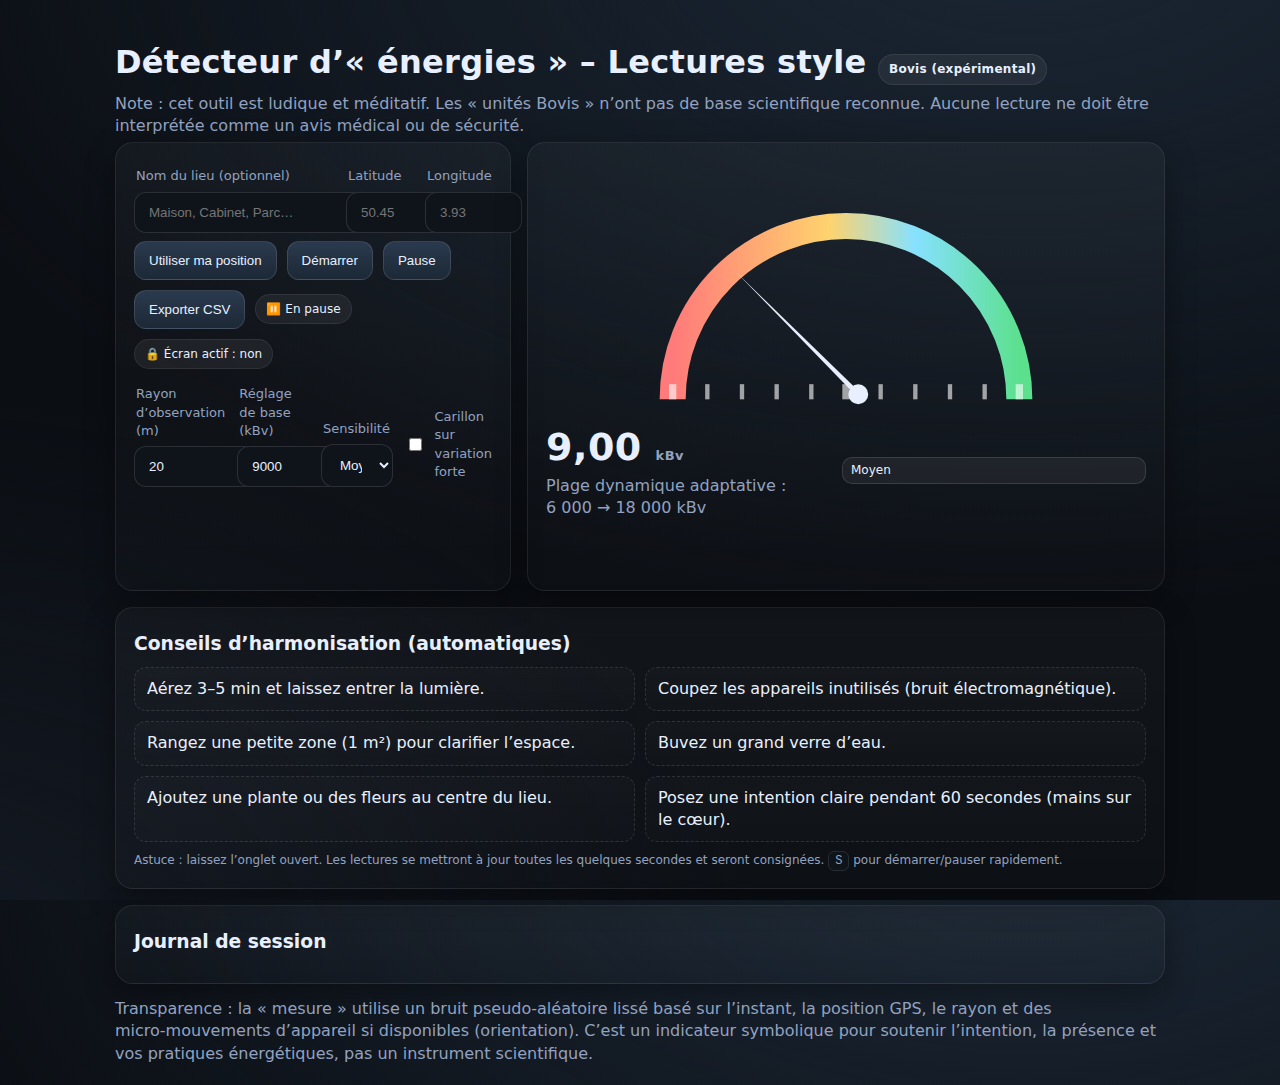
<file: projects/bovis/index.html>
<!DOCTYPE html>
<html lang="fr">
<head>
  <meta charset="utf-8" />
  <meta name="viewport" content="width=device-width, initial-scale=1" />
  <title>Détecteur "énergies" – lecture style Bovis (expérimental)</title>
  <style>
    :root {
      --bg: #0b0e13;
      --card: #131a22;
      --ink: #e8f0ff;
      --muted: #92a2c0;
      --accent: #86e1ff;
      --good: #5ce08e;
      --warn: #ffd36e;
      --bad: #ff7a7a;
      --shadow: 0 10px 30px rgba(0,0,0,.35);
    }
    html,body{height:100%}
    body{margin:0;background:radial-gradient(1200px 700px at 80% -10%,#1b2735,transparent),
                      radial-gradient(900px 600px at -10% 110%,#141a24,transparent),
                      var(--bg);
         color:var(--ink);font:16px/1.4 system-ui,Segoe UI,Roboto,Helvetica,Arial,Apple Color Emoji,Noto Color Emoji,EmojiOne}
    .wrap{max-width:1050px;margin:24px auto;padding:16px}
    .grid{display:grid;gap:16px;grid-template-columns:1.1fr 1fr}
    @media (max-width:980px){.grid{grid-template-columns:1fr}}
    .card{background:linear-gradient(180deg,rgba(255,255,255,.03),rgba(255,255,255,.01));
          border:1px solid rgba(255,255,255,.08);border-radius:18px;padding:18px;box-shadow:var(--shadow)}
    h1{font-size:clamp(22px,2.6vw,32px);margin:0 0 8px 0;letter-spacing:.3px}
    p.small{color:var(--muted);margin:.3rem 0}
    label{display:block;color:var(--muted);font-size:13px;margin:6px 0 6px 2px}
    input[type="number"],input[type="text"],select{width:100%;
      background:#0f141b;color:var(--ink);border:1px solid rgba(255,255,255,.12);
      border-radius:12px;padding:12px 14px;outline:none}
    input[type="number"]:focus,input[type="text"]:focus{border-color:var(--accent);box-shadow:0 0 0 3px rgba(134,225,255,.18)}
    button{background:linear-gradient(180deg,#2a3a4e,#1c2836);color:var(--ink);
      border:1px solid rgba(255,255,255,.12);border-radius:12px;padding:11px 14px;cursor:pointer}
    button:hover{filter:brightness(1.06)}
    .row{display:flex;gap:10px;align-items:center}
    .row>div{flex:1}
    .muted{color:var(--muted)}
    .pill{display:inline-block;border-radius:999px;padding:6px 10px;background:rgba(255,255,255,.06);border:1px solid rgba(255,255,255,.08);font-size:12px}
    .gauge{position:relative;height:260px}
    .gauge svg{display:block;width:100%;height:100%}
    .needle{transform-origin:50% 85%;transition:transform .8s cubic-bezier(.2,.9,.2,1.1)}
    .value{font-size:38px;font-weight:700;letter-spacing:.5px}
    .unit{font-size:13px;color:var(--muted)}
    .status{font-weight:600}
    .list{display:grid;gap:10px}
    .advice{background:linear-gradient(180deg,rgba(255,255,255,.02),rgba(255,255,255,.01));
            border:1px dashed rgba(255,255,255,.12);padding:10px 12px;border-radius:12px}
    .footer{margin-top:10px;font-size:12px;color:var(--muted)}
    .switch{display:inline-flex;gap:8px;align-items:center}
    .switch input{accent-color:#86e1ff}
    .tag{font-size:12px;padding:4px 8px;border-radius:10px;background:rgba(255,255,255,.06);border:1px solid rgba(255,255,255,.12)}
    .ok{color:var(--good)} .warn{color:var(--warn)} .bad{color:var(--bad)}
    .grid-2{display:grid;grid-template-columns:1fr 1fr;gap:10px}
    .spark{height:46px}
    .kbd{font-family:ui-monospace,Menlo,Consolas,monospace;background:#0f141b;border:1px solid rgba(255,255,255,.1);padding:2px 6px;border-radius:6px}
  </style>
</head>
<body>
  <div class="wrap">
    <h1>Détecteur d’« énergies » – Lectures style <span class="pill">Bovis (expérimental)</span></h1>
    <p class="small">Note : cet outil est ludique et méditatif. Les « unités Bovis » n’ont pas de base scientifique reconnue. Aucune lecture ne doit être interprétée comme un avis médical ou de sécurité.</p>

    <div class="grid">
      <section class="card">
        <div class="row" style="flex-wrap:wrap;gap:12px">
          <div style="min-width:200px;flex:2">
            <label>Nom du lieu (optionnel)</label>
            <input id="placeName" type="text" placeholder="Maison, Cabinet, Parc…"/>
          </div>
          <div>
            <label>Latitude</label>
            <input id="lat" type="number" step="0.000001" placeholder="50.45"/>
          </div>
          <div>
            <label>Longitude</label>
            <input id="lon" type="number" step="0.000001" placeholder="3.93"/>
          </div>
        </div>
        <div class="row" style="margin-top:8px;flex-wrap:wrap;gap:10px">
          <button id="btnLocate">Utiliser ma position</button>
          <button id="btnStart">Démarrer</button>
          <button id="btnStop" disabled>Pause</button>
          <button id="btnExport" title="Export CSV des lectures">Exporter CSV</button>
          <span class="pill" id="sessionState">⏸️ En pause</span>
          <span class="pill" id="wakelockState" title="Empêche la mise en veille si possible">🔒 Écran actif : non</span>
        </div>
        <div class="row" style="margin-top:10px;gap:12px;align-items:flex-end">
          <div>
            <label>Rayon d’observation (m)</label>
            <input id="radius" type="number" min="1" step="1" value="20" />
          </div>
          <div>
            <label>Réglage de base (kBv)</label>
            <input id="baseline" type="number" min="0" step="100" value="9000" />
          </div>
          <div>
            <label>Sensibilité</label>
            <select id="sensitivity">
              <option value="low">Faible</option>
              <option value="med" selected>Moyenne</option>
              <option value="high">Haute</option>
            </select>
          </div>
          <div class="switch">
            <input id="soundToggle" type="checkbox" />
            <label for="soundToggle">Carillon sur variation forte</label>
          </div>
        </div>
      </section>

      <section class="card">
        <div class="gauge">
          <!-- Demi-jauge en SVG -->
          <svg viewBox="0 0 100 60" preserveAspectRatio="xMidYMid meet">
            <defs>
              <linearGradient id="grad" x1="0%" y1="0%" x2="100%" y2="0%">
                <stop offset="0%" stop-color="#ff7a7a"/>
                <stop offset="45%" stop-color="#ffd36e"/>
                <stop offset="70%" stop-color="#86e1ff"/>
                <stop offset="100%" stop-color="#5ce08e"/>
              </linearGradient>
            </defs>
            <path d="M10,55 A40,40 0 0 1 90,55" fill="none" stroke="url(#grad)" stroke-width="6"/>
            <!-- ticks -->
            <g id="ticks"></g>
            <!-- aiguille -->
            <g class="needle" id="needle">
              <polygon points="49.4,55 50.6,55 50,15" fill="#e8f0ff"/>
              <circle cx="50" cy="55" r="2.3" fill="#e8f0ff"/>
            </g>
          </svg>
        </div>
        <div class="row" style="justify-content:space-between">
          <div>
            <div class="value"><span id="reading">—</span> <span class="unit">kBv</span></div>
            <div class="muted">Plage dynamique adaptative : <span id="range">6 000 → 18 000 kBv</span></div>
          </div>
          <div class="tag" id="status">—</div>
        </div>
        <canvas class="spark" id="spark" width="600" height="46"></canvas>
      </section>
    </div>

    <section class="card" style="margin-top:16px">
      <h3 style="margin:.3rem 0 10px 0">Conseils d’harmonisation (automatiques)</h3>
      <div class="grid-2 list" id="adviceList"></div>
      <div class="footer">Astuce : laissez l’onglet ouvert. Les lectures se mettront à jour toutes les quelques secondes et seront consignées. <span class="kbd">S</span> pour démarrer/pauser rapidement.</div>
    </section>

    <section class="card" style="margin-top:16px">
      <h3 style="margin:.3rem 0 10px 0">Journal de session</h3>
      <div id="log" class="list" style="max-height:220px;overflow:auto"></div>
    </section>

    <p class="small" style="margin-top:14px">Transparence : la « mesure » utilise un bruit pseudo‑aléatoire lissé basé sur l’instant, la position GPS, le rayon et des micro‑mouvements d’appareil si disponibles (orientation). C’est un indicateur symbolique pour soutenir l’intention, la présence et vos pratiques énergétiques, pas un instrument scientifique.</p>
  </div>

  <script>
    // ====== Utilitaires ======
    const $ = sel => document.querySelector(sel);
    const clamp = (v,min,max)=>Math.min(max,Math.max(min,v));
    const lerp = (a,b,t)=>a+(b-a)*t;
    const map = (v,a,b,c,d)=> c + (d-c)*((v-a)/(b-a));

    // Petite fonction de bruit lisse (sans dépendances)
    // Combinaison de sinusoïdes et d'un LCG seedé par lat/lon
    function seededRand(seed){
      let s = Math.imul(seed>>>0, 2654435761) >>> 0;
      return ()=> (s = (s + 0x6D2B79F5) >>> 0, (s ^ (s>>>15)) / 0xFFFFFFFF);
    }
    function smoothNoise(t, seedA, seedB){
      // t en secondes
      const rA = seededRand(seedA)();
      const rB = seededRand(seedB)();
      const w1 = Math.sin(t*0.15 + rA*6.2831);
      const w2 = Math.sin(t*0.031 + rB*6.2831);
      const w3 = Math.sin(t*0.007 + (rA+rB)*6.2831);
      return (w1*0.62 + w2*0.28 + w3*0.10 + 1)/2; // 0..1
    }

    // Ticks visuels de la jauge
    (function buildTicks(){
      const g = document.getElementById('ticks');
      for(let i=0;i<=10;i++){
        const x = 10 + (80*(i/10));
        const y1 = 55, y2 = 51.5;
        const line = document.createElementNS('http://www.w3.org/2000/svg','line');
        line.setAttribute('x1',x); line.setAttribute('y1',y1);
        line.setAttribute('x2',x); line.setAttribute('y2',y2);
        line.setAttribute('stroke','rgba(255,255,255,.6)');
        line.setAttribute('stroke-width', i%5===0? 1.7: 1);
        g.appendChild(line);
      }
    })();

    // ====== État ======
    let running = false;
    let lastVal = 9000;
    let history = []; // {t, val}
    let wakelock = null;

    // ====== DOM ======
    const elLat = $('#lat');
    const elLon = $('#lon');
    const elName = $('#placeName');
    const elRadius = $('#radius');
    const elBaseline = $('#baseline');
    const elSens = $('#sensitivity');
    const elReading = $('#reading');
    const elRange = $('#range');
    const elStatus = $('#status');
    const elNeedle = $('#needle');
    const elSpark = $('#spark');
    const elLog = $('#log');
    const elWakelock = $('#wakelockState');
    const elSession = $('#sessionState');

    // Restaurer derniers paramètres
    (function restore(){
      try{
        const cfg = JSON.parse(localStorage.getItem('bovisCfg')||'{}');
        if(cfg.lat) elLat.value = cfg.lat;
        if(cfg.lon) elLon.value = cfg.lon;
        if(cfg.name) elName.value = cfg.name;
        if(cfg.radius) elRadius.value = cfg.radius;
        if(cfg.baseline) elBaseline.value = cfg.baseline;
        if(cfg.sens) elSens.value = cfg.sens;
      }catch(e){}
    })();

    function persist(){
      const cfg = { lat: +elLat.value||null, lon: +elLon.value||null, name: elName.value||'',
                    radius: +elRadius.value||20, baseline: +elBaseline.value||9000, sens: elSens.value };
      localStorage.setItem('bovisCfg', JSON.stringify(cfg));
    }

    // ====== Lecture principale ======
    function computeBovis(now){
      const lat = +elLat.value || 0;
      const lon = +elLon.value || 0;
      const radius = +elRadius.value || 1;
      const baseline = +elBaseline.value || 9000;
      const sens = elSens.value;

      // graines en fonction position/rayon
      const seedA = Math.abs(Math.floor((lat*1000) ^ (radius*17)));
      const seedB = Math.abs(Math.floor((lon*1000) ^ (radius*31)));
      const t = now/1000;
      let n = smoothNoise(t, seedA, seedB); // 0..1

      // modulations lentes par heure/jour
      const d = new Date(now);
      const hour = d.getUTCHours();
      const day = Math.floor(now / 86400000);
      const daily = Math.sin((day%29)/29 * Math.PI*2)*0.15 + 0.5; // pseudo cycle 
      const circ = Math.cos((hour/24)*Math.PI*2)*0.1 + 0.5;
      n = (n*0.72 + daily*0.18 + circ*0.10); // mélange

      // sensibilité = amplitude
      const amp = sens==='high' ? 5200 : sens==='low' ? 1800 : 3200;

      // bruit orienté autour du baseline
      let value = baseline + (n-0.5)*2*amp; // baseline ± amp

      // Lissage (inertie) pour éviter les sauts trop brusques
      value = lerp(lastVal, value, 0.25);
      lastVal = value;

      // Contrainte plage visible adaptative (affichage uniquement)
      return clamp(Math.round(value), 1000, 200000);
    }

    function statusFor(v){
      if(v < 6000) return {label:'Très bas', cls:'bad'};
      if(v < 9000) return {label:'Bas', cls:'warn'};
      if(v < 11000) return {label:'Moyen', cls:''};
      if(v < 14000) return {label:'Harmonieux', cls:'ok'};
      if(v < 18000) return {label:'Élevé', cls:'ok'};
      return {label:'Très élevé', cls:'ok'};
    }

    function advicesFor(v){
      const base = [
        'Aérez 3–5 min et laissez entrer la lumière.',
        'Coupez les appareils inutilisés (bruit électromagnétique).',
        'Rangez une petite zone (1 m²) pour clarifier l’espace.',
        'Buvez un grand verre d’eau.',
        'Ajoutez une plante ou des fleurs au centre du lieu.',
        'Posez une intention claire pendant 60 secondes (mains sur le cœur).',
        'Faites 5 cycles de respiration cohérente (5 s inspire / 5 s expire).'
      ];
      const low = [
        'Placez un bol de sel près de l’entrée pendant 24 h.',
        'Marchez 3 minutes pieds bien ancrés en conscience (si extérieur possible).',
        'Diffusez une musique douce ou sons de nature ~10 min.'
      ];
      const high = [
        'Prenez 2 min pour gratitude/journal: que soutient cet espace ?',
        'Partagez l’ambiance : mini-méditation guidée (2 min) avec les présents.',
        'Allégez : réduisez les stimuli (sons/écrans) pour intégrer.'
      ];
      if(v<9000) return base.concat(low).slice(0,6);
      if(v>14000) return base.concat(high).slice(0,6);
      return base.slice(0,6);
    }

    function updateGauge(v){
      elReading.textContent = (v/1000).toFixed(2).replace('.',',');
      const st = statusFor(v);
      elStatus.textContent = st.label;
      elStatus.className = 'tag ' + st.cls;

      // angle 0..180 -> rotation aiguille
      const angle = map(clamp(v, 6000, 18000), 6000, 18000, -90, 90);
      elNeedle.style.transform = `rotate(${angle}deg)`;
      elRange.textContent = '6 000 → 18 000 kBv';

      // sparkline
      const ctx = elSpark.getContext('2d');
      const W = elSpark.width, H = elSpark.height;
      ctx.clearRect(0,0,W,H);
      ctx.globalAlpha = 0.9;
      ctx.lineWidth = 2;
      ctx.beginPath();
      const len = history.length;
      for(let i=0;i<len;i++){
        const p = history[i];
        const x = map(i, 0, Math.max(1,len-1), 6, W-6);
        const y = map(clamp(p.val,6000,18000), 6000, 18000, H-6, 6);
        if(i===0) ctx.moveTo(x,y); else ctx.lineTo(x,y);
      }
      ctx.strokeStyle = '#86e1ff';
      ctx.stroke();
      ctx.globalAlpha = 1;
    }

    function renderAdvice(v){
      const adv = advicesFor(v);
      const box = $('#adviceList');
      box.innerHTML = '';
      adv.forEach(a=>{
        const d = document.createElement('div');
        d.className='advice';
        d.textContent=a; box.appendChild(d);
      });
    }

    function addLog(v){
      const name = elName.value || 'Lieu';
      const lat = +elLat.value || 0, lon = +elLon.value || 0;
      const t = new Date();
      const line = document.createElement('div');
      line.className='advice';
      line.textContent = `${t.toLocaleTimeString()} – ${name} (${lat.toFixed(4)}, ${lon.toFixed(4)}) : ${(v/1000).toFixed(2)} kBv`;
      elLog.prepend(line);
      // garder ~120 lignes
      while(elLog.children.length>120) elLog.removeChild(elLog.lastChild);
    }

    function ping(){
      if(!$('#soundToggle').checked) return;
      try{
        const ctx = new (window.AudioContext||window.webkitAudioContext)();
        const o = ctx.createOscillator();
        const g = ctx.createGain();
        o.type='sine';
        o.frequency.value = 660;
        o.connect(g); g.connect(ctx.destination);
        g.gain.value=0.0001; g.gain.exponentialRampToValueAtTime(0.05, ctx.currentTime+0.02);
        o.start();
        o.stop(ctx.currentTime+0.14);
        setTimeout(()=>ctx.close(), 250);
      }catch(e){}
    }

    function tryWakeLock(){
      if('wakeLock' in navigator){
        navigator.wakeLock.request('screen').then(lock=>{
          wakelock = lock; elWakelock.textContent='🔒 Écran actif : oui';
          lock.addEventListener('release',()=>{elWakelock.textContent='🔒 Écran actif : non';});
        }).catch(()=>{ elWakelock.textContent='🔒 Écran actif : non'; });
      }
    }

    function releaseWakeLock(){ try{ wakelock?.release(); }catch(e){} wakelock=null; elWakelock.textContent='🔒 Écran actif : non'; }

    // Boucle
    let rafId = null, tickId = null;
    function start(){
      if(running) return;
      running = true; $('#btnStart').disabled=true; $('#btnStop').disabled=false;
      elSession.textContent='▶️ En cours';
      tryWakeLock();
      persist();

      const step = ()=>{
        const now = performance.now();
        const val = computeBovis(now);
        // journal toutes les 6 s et sparkline à ~2 Hz
        if(history.length===0 || now - history.at(-1).t > 500){
          history.push({t:now, val}); if(history.length>300) history.shift();
          updateGauge(val);
        }
        rafId = requestAnimationFrame(step);
      };
      step();
      tickId = setInterval(()=>{
        const v = lastVal;
        addLog(v);
        renderAdvice(v);
        // si variation > seuil, carillon
        if(history.length>3){
          const diff = Math.abs(history.at(-1).val - history.at(-3).val);
          if(diff > (elSens.value==='high'? 1200 : elSens.value==='low'? 400 : 800)) ping();
        }
      }, 6000);
    }

    function stop(){
      running = false; $('#btnStart').disabled=false; $('#btnStop').disabled=true;
      elSession.textContent='⏸️ En pause';
      cancelAnimationFrame(rafId); clearInterval(tickId); releaseWakeLock();
    }

    // ====== Actions UI ======
    $('#btnLocate').addEventListener('click',()=>{
      if(!('geolocation' in navigator)) { alert('Géolocalisation non disponible sur cet appareil.'); return; }
      navigator.geolocation.getCurrentPosition(pos=>{
        const {latitude, longitude} = pos.coords;
        elLat.value = latitude.toFixed(6);
        elLon.value = longitude.toFixed(6);
        persist();
      }, err=>{
        alert('Impossible de récupérer la position ('+err.message+').');
      }, {enableHighAccuracy:true, timeout:8000, maximumAge:10000});
    });

    $('#btnStart').addEventListener('click', start);
    $('#btnStop').addEventListener('click', stop);

    window.addEventListener('keydown', (e)=>{ if(e.key.toLowerCase()==='s'){ running?stop():start(); }});

    [elLat, elLon, elName, elRadius, elBaseline, elSens].forEach(el=> el.addEventListener('change',()=>{ persist(); if(!running){ lastVal = +elBaseline.value||9000; updateGauge(lastVal); renderAdvice(lastVal);} }));

    // Export CSV
    $('#btnExport').addEventListener('click',()=>{
      if(history.length===0){ alert('Pas encore de données à exporter.'); return; }
      const head = 'timestamp_ms;heure;latitude;longitude;nom;rayon_m;kBv\n';
      const rows = history.map(h=>{
        const t = new Date();
        const lat = +elLat.value||0, lon = +elLon.value||0; const name = (elName.value||'Lieu').replace(/;/g, ',');
        return [Math.floor(h.t), new Date(Date.now()).toLocaleTimeString(), lat.toFixed(6), lon.toFixed(6), name, (+elRadius.value||0), (h.val/1000).toFixed(2)].join(';');
      }).join('\n');
      const blob = new Blob([head+rows], {type:'text/csv;charset=utf-8'});
      const url = URL.createObjectURL(blob);
      const a = document.createElement('a'); a.href=url; a.download='bovis_session.csv'; a.click();
      URL.revokeObjectURL(url);
    });

    // Initial render
    updateGauge(+elBaseline.value||9000);
    renderAdvice(+elBaseline.value||9000);
  </script>
</body>
</html>
</file>
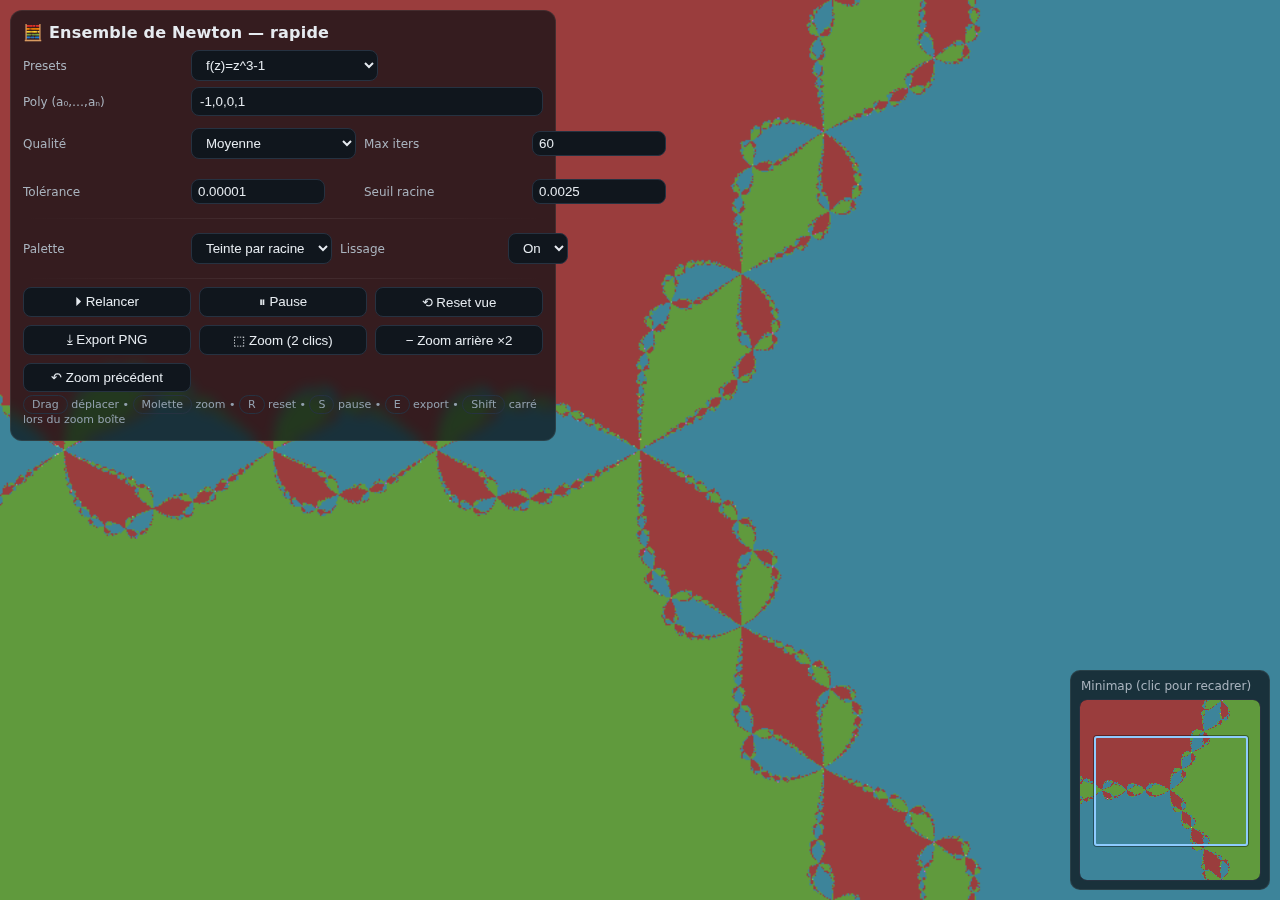
<file: projects/fractalnewton/index.html>
<!DOCTYPE html>
<html lang="fr">
<head>
<meta charset="utf-8">
<meta name="viewport" content="width=device-width, initial-scale=1">
<title>Ensemble de Newton — rapide + minimap & zoom boîte</title>
<style>
  :root { color-scheme: dark; }
  html, body { margin:0; height:100%; background:#0b0f13; color:#e6ebf0; font-family: system-ui, -apple-system, Segoe UI, Roboto, sans-serif; }
  #ui {
    position: fixed; top: 10px; left: 10px; z-index: 10; padding: 12px;
    background: rgba(10,14,18,.7); border:1px solid rgba(255,255,255,.08);
    border-radius: 12px; backdrop-filter: blur(6px); max-width: 520px; user-select: none;
  }
  #ui h2 { margin:0 0 8px; font-size: 16px; font-weight: 650; letter-spacing:.2px }
  .row { display:flex; gap:8px; align-items:center; margin:6px 0; }
  .row label { flex: 0 0 160px; font-size:12px; color:#a9b3be }
  .row input[type=text] { flex:1; padding:6px 8px; border-radius:8px; border:1px solid #263241; background:#10161d; color:#e6ebf0; }
  .row input[type=number] { width:120px; padding:4px 6px; border-radius:8px; border:1px solid #263241; background:#10161d; color:#e6ebf0; }
  select, button {
    padding:6px 10px; border-radius:8px; border:1px solid #263241; background:#10161d; color:#e6ebf0; cursor:pointer;
  }
  button:hover, select:hover { background:#17212c }
  .grid { display:grid; grid-template-columns: 1fr 1fr; gap:8px; }
  .grid3 { display:grid; grid-template-columns: 1fr 1fr 1fr; gap:8px; }
  .sep { height:1px; background:linear-gradient(90deg,transparent,rgba(255,255,255,.08),transparent); margin:8px 0; }
  .pill { font-size:11px; padding:2px 8px; border:1px solid #263241; border-radius:999px; }
  .hint { font-size:11px; color:#93a1af; margin-top:6px; line-height:1.35 }
  canvas { display:block; width:100vw; height:100vh; }
  #rubber {
    position:fixed; left:0; top:0; width:0; height:0;
    border:1.5px dashed #8ecbff; background:rgba(142,203,255,.08);
    pointer-events:none; display:none; z-index:9;
  }
  /* minimap panel */
  #miniWrap{
    position:fixed; right:10px; bottom:10px; z-index:11;
    background: rgba(10,14,18,.7); border:1px solid rgba(255,255,255,.08);
    border-radius:10px; padding:8px; backdrop-filter: blur(6px);
  }
  #miniTitle { font-size:12px; color:#a9b3be; margin:0 0 6px 2px; }
  #mini {
    display:block; width:180px; height:180px; border-radius:8px; background:#0b0f13; border:1px solid #263241;
    image-rendering: pixelated;
  }
  /* cadre de vue sur minimap */
  #miniBox {
    position:absolute; pointer-events:none; border:2px solid #8ecbff; border-radius:3px; box-shadow:0 0 0 1px rgba(0,0,0,.4);
  }
  #miniWrapInner { position:relative; }
</style>
</head>
<body>
  <div id="ui">
    <h2>🧮 Ensemble de Newton — rapide</h2>
    <div class="row">
      <label>Presets</label>
      <select id="preset">
        <option value="z3-1">f(z)=z^3-1</option>
        <option value="z4-1">f(z)=z^4-1</option>
        <option value="z5-1">f(z)=z^5-1</option>
        <option value="z3-2z+2">f(z)=z^3-2z+2</option>
        <option value="roots-circle">Racines sur cercle (n=6)</option>
        <option value="custom">— Personnalisé —</option>
      </select>
    </div>
    <div class="row">
      <label>Poly (a₀,…,aₙ)</label>
      <input id="coeffs" type="text" value="-1,0,0,1" title="Ex: -1,0,0,1 → z^3-1 | 2,-2,0,1 → z^3-2z+2 | complexes: 1, 0, 1+2i, 1">
    </div>

    <div class="grid">
      <div class="row">
        <label>Qualité</label>
        <select id="quality" title="Ajuste résolution & itérations">
          <option value="preview">Préview (très rapide)</option>
          <option value="medium" selected>Moyenne</option>
          <option value="high">Haute</option>
        </select>
      </div>
      <div class="row"><label>Max iters</label><input id="maxIter" type="number" min="5" max="400" step="1" value="60"></div>
      <div class="row"><label>Tolérance</label><input id="tol" type="number" step="0.000001" value="0.00001"></div>
      <div class="row"><label>Seuil racine</label><input id="rootEps" type="number" step="0.0001" value="0.0025"></div>
    </div>

    <div class="sep"></div>

    <div class="grid">
      <div class="row">
        <label>Palette</label>
        <select id="palette">
          <option value="hue">Teinte par racine</option>
          <option value="pastel">Pastel</option>
          <option value="fire">Feu (iters)</option>
          <option value="ice">Glace (iters)</option>
        </select>
      </div>
      <div class="row">
        <label>Lissage</label>
        <select id="smooth">
          <option value="on" selected>On</option>
          <option value="off">Off</option>
        </select>
      </div>
    </div>

    <div class="sep"></div>

    <div class="grid3">
      <button id="btnRender">⏵ Relancer</button>
      <button id="btnStop">⏸ Pause</button>
      <button id="btnReset">⟲ Reset vue</button>
      <button id="btnExport">⤓ Export PNG</button>
      <button id="btnBox">⬚ Zoom (2 clics)</button>
      <button id="btnZoomOut">− Zoom arrière ×2</button>
      <button id="btnUndo">↶ Zoom précédent</button>
    </div>

    <div class="hint">
      <span class="pill">Drag</span> déplacer • <span class="pill">Molette</span> zoom •
      <span class="pill">R</span> reset • <span class="pill">S</span> pause • <span class="pill">E</span> export •
      <span class="pill">Shift</span> carré lors du zoom boîte
    </div>
  </div>

  <canvas id="cnv"></canvas>
  <div id="rubber"></div>

  <!-- Minimap -->
  <div id="miniWrap">
    <div id="miniTitle">Minimap (clic pour recadrer)</div>
    <div id="miniWrapInner">
      <canvas id="mini"></canvas>
      <div id="miniBox"></div>
    </div>
  </div>

<script>
/* ===========================
   Canvas principal & vue
   =========================== */
const cnv = document.getElementById('cnv');
const ctx = cnv.getContext('2d', { willReadFrequently: true });
let DPR = Math.min(2, window.devicePixelRatio || 1);
let W=0, H=0;
function resize(){
  W = Math.floor(window.innerWidth * DPR);
  H = Math.floor(window.innerHeight * DPR);
  cnv.width = W; cnv.height = H;
  cnv.style.width = '100vw'; cnv.style.height = '100vh';
  // resize minimap backing store
  setupMinimap();
  schedule(true);
  scheduleMini(true);
}
window.addEventListener('resize', resize);

let view = { cx:0, cy:0, scale:2.5 }; // scale = demi-largeur réelle

function screenToComplex(px, py){
  const x = view.cx + (px/W*2-1) * view.scale;
  const y = view.cy + (py/H*2-1) * (view.scale * H/W);
  return [x,y];
}
function copyView(v){ return {cx:v.cx, cy:v.cy, scale:v.scale}; }

/* ===========================
   Historique de vues (Undo)
   =========================== */
const viewHistory = [];
const MAX_HISTORY = 64;
function pushView(){ viewHistory.push(copyView(view)); if (viewHistory.length>MAX_HISTORY) viewHistory.shift(); }
function popView(){ if (!viewHistory.length) return; const v=viewHistory.pop(); view.cx=v.cx; view.cy=v.cy; view.scale=v.scale; }

/* ===========================
   UI & paramètres
   =========================== */
const presetEl = document.getElementById('preset');
const coeffsEl = document.getElementById('coeffs');
const qualityEl = document.getElementById('quality');
const maxIterEl = document.getElementById('maxIter');
const tolEl = document.getElementById('tol');
const rootEpsEl = document.getElementById('rootEps');
const paletteEl = document.getElementById('palette');
const smoothEl = document.getElementById('smooth');

const btnRender = document.getElementById('btnRender');
const btnStop   = document.getElementById('btnStop');
const btnReset  = document.getElementById('btnReset');
const btnExport = document.getElementById('btnExport');
const btnBox    = document.getElementById('btnBox');
const btnZoomOut= document.getElementById('btnZoomOut');
const btnUndo   = document.getElementById('btnUndo');

let A_re = [-1,0,0,1];
let A_im = [ 0,0,0,0];
let DEG = 3;

let MAX_ITERS = 60;
let TOL = 1e-5;
let ROOT_EPS = 2.5e-3;
let SMOOTH = true;
let QUALITY = 'medium'; // 'preview' | 'medium' | 'high'

presetEl.addEventListener('change', e => { applyPreset(e.target.value); });
coeffsEl.addEventListener('change', compileCoeffs);
qualityEl.addEventListener('change', ()=>{ QUALITY = qualityEl.value; schedule(true); });
maxIterEl.addEventListener('change', ()=>{ MAX_ITERS = Math.max(5, parseInt(maxIterEl.value||60)); schedule(true); });
tolEl.addEventListener('change', ()=>{ TOL = Math.max(1e-12, parseFloat(tolEl.value||1e-5)); schedule(true); });
rootEpsEl.addEventListener('change', ()=>{ ROOT_EPS = Math.max(1e-6, parseFloat(rootEpsEl.value||0.0025)); schedule(true); });
paletteEl.addEventListener('change', ()=>{ schedule(true); scheduleMini(true); });
smoothEl.addEventListener('change', ()=>{ SMOOTH = (smoothEl.value==='on'); schedule(true); scheduleMini(true); });

function applyPreset(name){
  if (name==='z3-1'){ coeffsEl.value='-1,0,0,1'; }
  else if (name==='z4-1'){ coeffsEl.value='-1,0,0,0,1'; }
  else if (name==='z5-1'){ coeffsEl.value='-1,0,0,0,0,1'; }
  else if (name==='z3-2z+2'){ coeffsEl.value='2,-2,0,1'; }
  else if (name==='roots-circle'){
    const n=6;
    const roots = Array.from({length:n}, (_,k)=>{
      const a = 2*Math.PI*k/n;
      return [Math.cos(a), Math.sin(a)];
    });
    let cre=[1], cim=[0];
    for (const [rr,ri] of roots){
      const ncre = new Array(cre.length+1).fill(0);
      const ncim = new Array(cim.length+1).fill(0);
      for (let i=0;i<cre.length;i++){
        ncre[i+1] += cre[i]; ncim[i+1] += cim[i];
        ncre[i]   += -(cre[i]*rr - cim[i]*ri);
        ncim[i]   += -(cre[i]*ri + cim[i]*rr);
      }
      cre = ncre; cim = ncim;
    }
    const str = cre.map((re,i)=>{
      const im = cim[i];
      if (Math.abs(im)<1e-12) return re.toFixed(6);
      const s = im>=0?'+':'';
      return `${re}${s}${im}i`;
    }).join(',');
    coeffsEl.value = str;
  }
  compileCoeffs();
}

function compileCoeffs(){
  try{
    const parts = coeffsEl.value.split(',').map(s=>s.trim()).filter(Boolean);
    if (parts.length<1) throw new Error();
    const n = parts.length-1;
    A_re = new Array(parts.length);
    A_im = new Array(parts.length);
    for (let i=0;i<parts.length;i++){
      const s = parts[i].replace(/\s+/g,'');
      if (/^[+-]?\d+(\.\d+)?$/i.test(s)){
        A_re[i] = parseFloat(s); A_im[i]=0;
      } else {
        const m = s.match(/^([+-]?\d+(?:\.\d+)?)([+-]\d+(?:\.\d+)?)i$/i);
        if (!m) throw new Error();
        A_re[i] = parseFloat(m[1]);
        A_im[i] = parseFloat(m[2]);
      }
    }
    DEG = n;
    schedule(true);
    scheduleMini(true);
  } catch{
    alert("Coefficients invalides. Utilise des réels ou 'x+iy'.");
  }
}

/* ===========================
   Palette (pré-calcul RGB)
   =========================== */
function hslToRgb(h, s, l){
  s/=100; l/=100;
  const C = (1 - Math.abs(2*l-1))*s;
  const X = C*(1-Math.abs(((h/60)%2)-1));
  const m = l - C/2;
  let r=0,g=0,b=0;
  if (0<=h && h<60){ r=C; g=X; b=0; }
  else if (60<=h&&h<120){ r=X; g=C; b=0; }
  else if (120<=h&&h<180){ r=0; g=C; b=X; }
  else if (180<=h&&h<240){ r=0; g=X; b=C; }
  else if (240<=h&&h<300){ r=X; g=0; b=C; }
  else { r=C; g=0; b=C; }
  return [(r+m)*255, (g+m)*255, (b+m)*255];
}
function packRGBA(r,g,b,a=255){ return (a<<24) | (b<<16) | (g<<8) | (r); }
function makePalette(kRoots=12){
  const pal=[];
  for (let k=0;k<kRoots;k++){
    let rgb;
    const mode = paletteEl.value;
    if (mode==='hue'){
      const h = (k*97)%360;
      rgb = hslToRgb(h, 80, 65);
    } else if (mode==='pastel'){
      const h = (k*57)%360;
      rgb = hslToRgb(h, 55, 78);
    } else if (mode==='fire'){
      rgb = hslToRgb(25,90,60);
    } else {
      rgb = hslToRgb(200,60,70);
    }
    pal[k] = [Math.round(rgb[0]), Math.round(rgb[1]), Math.round(rgb[2])];
  }
  return pal;
}

/* ===========================
   Newton (inline float)
   =========================== */
function evalPolyAndDeriv(zr, zi){
  let fr = A_re[DEG], fi = A_im[DEG];
  let dr = DEG*A_re[DEG], di = DEG*A_im[DEG];
  for (let k=DEG-1; k>=0; k--){
    const fr2 = fr*zr - fi*zi + A_re[k];
    const fi2 = fr*zi + fi*zr + A_im[k];
    fr = fr2; fi = fi2;
    if (k>0){
      const kr = k*A_re[k], ki = k*A_im[k];
      const dr2 = dr*zr - di*zi + kr;
      const di2 = dr*zi + di*zr + ki;
      dr = dr2; di = di2;
    }
  }
  return [fr,fi,dr,di];
}
function newton(zr, zi){
  let i=0, step=0;
  for (; i<MAX_ITERS; i++){
    const r = evalPolyAndDeriv(zr,zi);
    const fr=r[0], fi=r[1], dr=r[2], di=r[3];
    const denom = dr*dr + di*di;
    if (denom < 1e-20) break;
    const sr = (fr*dr + fi*di)/denom;
    const si = (fi*dr - fr*di)/denom;
    zr -= sr; zi -= si;
    step = Math.hypot(sr, si);
    if (step < TOL) break;
    if (step < TOL*0.25) { i++; break; }
  }
  return [zr,zi,i,step];
}

/* ===========================
   Rendu tuilé (principal) — sans auto-upgrade
   =========================== */
let stop=false, busy=false;
function schedule(full=false){ if (full) stop = true; if (!busy) requestAnimationFrame(render); }
async function render(){
  busy=true; stop=false;

  ctx.fillStyle = '#0b0f13';
  ctx.fillRect(0,0,W,H);

  let scaleFactor=1;
  if (QUALITY==='preview'){ scaleFactor=0.5; }
  else if (QUALITY==='medium'){ scaleFactor=0.75; }
  else { scaleFactor=1.0; }

  const w = Math.max(1, Math.floor(W*scaleFactor));
  const h = Math.max(1, Math.floor(H*scaleFactor));
  const img = ctx.createImageData(w, h);
  const u32 = new Uint32Array(img.data.buffer);

  const pal = makePalette(Math.max(12, DEG+2));
  const roots=[];
  const TS = 64;

  for (let y0=0; y0<h; y0+=TS){
    if (stop) break;
    const y1 = Math.min(h, y0+TS);
    for (let x0=0; x0<w; x0+=TS){
      if (stop) break;
      const x1 = Math.min(w, x0+TS);
      for (let y=y0; y<y1; y++){
        const py = (y+0.5)/scaleFactor;
        for (let x=x0; x<x1; x++){
          const px = (x+0.5)/scaleFactor;

          const c = screenToComplex(px, py); let zr=c[0], zi=c[1];
          const out = newton(zr, zi); zr=out[0]; zi=out[1]; const iter=out[2]; const step=out[3];

          let idx=-1;
          for (let r=0;r<roots.length;r++){
            const dx = zr - roots[r][0], dy = zi - roots[r][1];
            if ((dx*dx+dy*dy) < ROOT_EPS*ROOT_EPS){
              roots[r][0] = (roots[r][0]+zr)*0.5;
              roots[r][1] = (roots[r][1]+zi)*0.5;
              idx = r; break;
            }
          }
          if (idx<0){ roots.push([zr,zi]); idx = roots.length-1; }

          let r,g,b;
          const base = pal[idx % pal.length];
          r = base[0]; g = base[1]; b = base[2];

          if (paletteEl.value==='fire' || paletteEl.value==='ice'){
            const t = Math.min(1, iter/(MAX_ITERS-1));
            if (paletteEl.value==='fire'){
              const rgb = hslToRgb(20+30*t, 90, 10+70*t);
              r=rgb[0]; g=rgb[1]; b=rgb[2];
            } else {
              const rgb = hslToRgb(180+60*t, 60, 15+70*t);
              r=rgb[0]; g=rgb[1]; b=rgb[2];
            }
          } else if (SMOOTH){
            const f = Math.max(0, Math.min(1, Math.log10(1+1/(step+1e-16))/2 ));
            const lmul = 0.65 + 0.35*(1-f);
            r*=lmul; g*=lmul; b*=lmul;
          }

          u32[y*w + x] = packRGBA(r|0,g|0,b|0,255);
        }
      }
    }
    ctx.putImageData(img, 0, 0);
    if (scaleFactor!==1){
      ctx.imageSmoothingEnabled = true;
      // upscale via un offscreen pour éviter tout artefact
      const tmp = document.createElement('canvas');
      tmp.width = w; tmp.height = h;
      tmp.getContext('2d').putImageData(img,0,0);
      ctx.drawImage(tmp, 0, 0, W, H);
    }
    await new Promise(r=>requestAnimationFrame(r));
  }

  // maj du cadre de vue sur minimap
  updateMiniBox();

  busy=false;
}

/* ===========================
   Interactions: pan/zoom + raccourcis
   =========================== */
let dragging=false, lastX=0, lastY=0;
cnv.addEventListener('pointerdown', e=>{
  if (boxMode) return;
  dragging=true; lastX=e.clientX; lastY=e.clientY;
  cnv.setPointerCapture(e.pointerId);
  pushView();
});
cnv.addEventListener('pointerup', e=>{ dragging=false; cnv.releasePointerCapture(e.pointerId); });
cnv.addEventListener('pointermove', e=>{
  if (!dragging || boxMode) return;
  const dx = (e.clientX - lastX) * DPR;
  const dy = (e.clientY - lastY) * DPR;
  lastX = e.clientX; lastY = e.clientY;
  view.cx -= dx/W * view.scale;
  view.cy -= dy/H * (view.scale*H/W);
  schedule(true);
  updateMiniBox();
});
cnv.addEventListener('wheel', e=>{
  if (boxMode) return;
  e.preventDefault();
  const zoom = Math.pow(1.1, e.deltaY>0 ? 1 : -1);
  pushView();
  const mx = e.clientX * DPR, my = e.clientY * DPR;
  const before = screenToComplex(mx, my);
  view.scale *= zoom;
  const after = screenToComplex(mx, my);
  view.cx += (before[0]-after[0]);
  view.cy += (before[1]-after[1]);
  schedule(true);
  updateMiniBox();
},{passive:false});

document.addEventListener('keydown', e=>{
  if (e.key==='r' || e.key==='R'){ pushView(); resetView(); }
  if (e.key==='s' || e.key==='S'){ toggleStop(); }
  if (e.key==='e' || e.key==='E'){ exportPNG(); }
  if (e.key==='z' || e.key==='Z'){ zoomOut2x(); }
  if (e.key==='u' || e.key==='U'){ undoView(); }
});
function resetView(){ view.cx=0; view.cy=0; view.scale=2.5; schedule(true); updateMiniBox(); }
function toggleStop(){ if (busy){ stop=true; } else { schedule(true); } }

/* ===========================
   Export PNG (corrigé)
   =========================== */
function exportPNG(){
  // copie dans un offscreen pour être sûr d’exporter l’image finale en pleine résolution
  const out = document.createElement('canvas');
  out.width = W; out.height = H;
  const octx = out.getContext('2d');
  octx.imageSmoothingEnabled = false;
  octx.drawImage(cnv, 0, 0);

  // toBlob (meilleure compat), fallback toDataURL
  if (out.toBlob){
    out.toBlob(blob=>{
      const url = URL.createObjectURL(blob);
      const a = document.createElement('a');
      a.href = url; a.download = 'newton_fractal.png';
      document.body.appendChild(a);
      a.click();
      a.remove();
      URL.revokeObjectURL(url);
    }, 'image/png');
  } else {
    const url = out.toDataURL('image/png');
    const a = document.createElement('a');
    a.href = url; a.download = 'newton_fractal.png';
    // iOS/Safari ne supporte pas toujours "download" → ouvre dans un nouvel onglet
    if (typeof a.download === 'undefined') { window.open(url, '_blank'); }
    else { a.click(); }
  }
}

/* ===========================
   Zoom boîte (2 clics) + boutons
   =========================== */
const rubber = document.getElementById('rubber');
let boxMode = false;
let boxStartCSS = null;

btnBox.addEventListener('click', ()=>{
  boxMode = !boxMode;
  btnBox.textContent = boxMode ? '❎ Fin Zoom' : '⬚ Zoom (2 clics)';
  rubber.style.display = 'none';
  boxStartCSS = null;
});

document.addEventListener('keydown', (e)=>{
  if (e.key === 'Escape' && boxMode){
    boxStartCSS = null;
    rubber.style.display = 'none';
  }
});

cnv.addEventListener('click', (e)=>{
  if (!boxMode) return;
  if (!boxStartCSS){
    boxStartCSS = { x: e.clientX, y: e.clientY };
    rubber.style.display = 'block';
    rubber.style.left = `${boxStartCSS.x}px`;
    rubber.style.top  = `${boxStartCSS.y}px`;
    rubber.style.width = '0px';
    rubber.style.height = '0px';
  } else {
    let x1 = boxStartCSS.x, y1 = boxStartCSS.y;
    let x2 = e.clientX,     y2 = e.clientY;

    if (e.shiftKey){
      const dx = x2 - x1, dy = y2 - y1;
      const s = Math.sign(dx||1) * Math.max(Math.abs(dx), Math.abs(dy));
      x2 = x1 + s; y2 = y1 + Math.sign(dy||1) * Math.abs(s);
    }
    if (Math.abs(x2-x1)<2 || Math.abs(y2-y1)<2){
      rubber.style.display = 'none'; boxStartCSS = null; return;
    }
    pushView();

    const sx1 = Math.min(x1, x2) * DPR;
    const sy1 = Math.min(y1, y2) * DPR;
    const sx2 = Math.max(x1, x2) * DPR;
    const sy2 = Math.max(y1, y2) * DPR;

    const z1 = screenToComplex(sx1, sy1);
    const z2 = screenToComplex(sx2, sy2);

    const cx = (z1[0] + z2[0]) * 0.5;
    const cy = (z1[1] + z2[1]) * 0.5;
    const wx = Math.abs(z2[0] - z1[0]);
    const hy = Math.abs(z2[1] - z1[1]);

    const aspect = W / H;
    const newScale = Math.max(wx * 0.5, hy * 0.5 * aspect);

    view.cx = cx; view.cy = cy; view.scale = Math.max(newScale, 1e-12);

    rubber.style.display = 'none';
    boxStartCSS = null;

    schedule(true);
    updateMiniBox();
  }
});

cnv.addEventListener('pointermove', (e)=>{
  if (!boxMode || !boxStartCSS) return;
  let x1 = boxStartCSS.x, y1 = boxStartCSS.y;
  let x2 = e.clientX,     y2 = e.clientY;

  if (e.shiftKey){
    const dx = x2 - x1, dy = y2 - y1;
    const s = Math.sign(dx||1) * Math.max(Math.abs(dx), Math.abs(dy));
    x2 = x1 + s; y2 = y1 + Math.sign(dy||1) * Math.abs(s);
  }
  const left = Math.min(x1, x2), top = Math.min(y1, y2);
  const w = Math.abs(x2 - x1), h = Math.abs(y2 - y1);
  rubber.style.display = 'block';
  rubber.style.left = `${left}px`;
  rubber.style.top  = `${top}px`;
  rubber.style.width  = `${w}px`;
  rubber.style.height = `${h}px`;
});

/* boutons zoom out & undo */
btnZoomOut.addEventListener('click', ()=>{ zoomOut2x(); });
btnUndo.addEventListener('click', ()=>{ undoView(); });
function zoomOut2x(){ pushView(); view.scale *= 2.0; schedule(true); updateMiniBox(); }
function undoView(){ if (!viewHistory.length) return; popView(); schedule(true); updateMiniBox(); }

/* ===========================
   Minimap (aperçu global + clic pour recadrer)
   =========================== */
const mini = document.getElementById('mini');
const miniWrapInner = document.getElementById('miniWrapInner');
const miniBox = document.getElementById('miniBox');
let mDPR = Math.min(2, window.devicePixelRatio || 1);
let mW=0, mH=0;
const MINI_SCALE0 = 3.0; // demi-largeur réelle couverte par la minimap
const miniView = { cx:0, cy:0, scale: MINI_SCALE0 };

function setupMinimap(){
  // CSS 180x180 → backing store avec DPR
  mDPR = Math.min(2, window.devicePixelRatio || 1);
  mW = Math.floor(180 * mDPR);
  mH = Math.floor(180 * mDPR);
  mini.width = mW; mini.height = mH;
  mini.style.width = '180px'; mini.style.height = '180px';
}

function miniComplexToScreen(x, y){
  const px = ((x - miniView.cx)/miniView.scale*0.5 + 0.5) * mW;
  const py = ((y - miniView.cy)/(miniView.scale*mH/mW)*0.5 + 0.5) * mH;
  return [px, py];
}
function screenToMiniComplex(px, py){
  const x = miniView.cx + (px/mW*2-1) * miniView.scale;
  const y = miniView.cy + (py/mH*2-1) * (miniView.scale * mH/mW);
  return [x,y];
}

let miniBusy=false, miniStop=false;
function scheduleMini(full=false){ if (full) miniStop=true; if (!miniBusy) requestAnimationFrame(renderMinimap); }

async function renderMinimap(){
  miniBusy=true; miniStop=false;
  const mctx = mini.getContext('2d', { willReadFrequently: true });
  mctx.fillStyle = '#0b0f13'; mctx.fillRect(0,0,mW,mH);

  // rendu rapide (faible iters) pour l’aperçu
  const itersMini = Math.min(MAX_ITERS, 30);
  const oldMax = MAX_ITERS; MAX_ITERS = itersMini; // temporaire
  const w = mW, h = mH;
  const img = mctx.createImageData(w,h);
  const u32 = new Uint32Array(img.data.buffer);
  const pal = makePalette(Math.max(12, DEG+2));
  const roots=[];
  const TS=36;

  for (let y0=0;y0<h;y0+=TS){
    if (miniStop) break;
    const y1=Math.min(h,y0+TS);
    for (let x0=0;x0<w;x0+=TS){
      if (miniStop) break;
      const x1=Math.min(w,x0+TS);
      for (let y=y0;y<y1;y++){
        const py=y+0.5;
        for (let x=x0;x<x1;x++){
          const px=x+0.5;
          // point complexe dans l'espace minimap
          const z = screenToMiniComplex(px,py); let zr=z[0], zi=z[1];
          const out = newton(zr,zi); zr=out[0]; zi=out[1]; const iter=out[2]; const step=out[3];

          let idx=-1;
          for (let r=0;r<roots.length;r++){
            const dx=zr-roots[r][0], dy=zi-roots[r][1];
            if ((dx*dx+dy*dy) < ROOT_EPS*ROOT_EPS){ roots[r][0]=(roots[r][0]+zr)*0.5; roots[r][1]=(roots[r][1]+zi)*0.5; idx=r; break; }
          }
          if (idx<0){ roots.push([zr,zi]); idx=roots.length-1; }

          let r,g,b;
          const base = pal[idx % pal.length];
          r=base[0]; g=base[1]; b=base[2];

          if (paletteEl.value==='fire' || paletteEl.value==='ice'){
            const t = Math.min(1, iter/(itersMini-1));
            if (paletteEl.value==='fire'){ const rgb=hslToRgb(20+30*t,90,10+70*t); r=rgb[0];g=rgb[1];b=rgb[2]; }
            else { const rgb=hslToRgb(180+60*t,60,15+70*t); r=rgb[0];g=rgb[1];b=rgb[2]; }
          } else if (SMOOTH){
            const f = Math.max(0, Math.min(1, Math.log10(1+1/(step+1e-16))/2 ));
            const lmul = 0.65 + 0.35*(1-f);
            r*=lmul; g*=lmul; b*=lmul;
          }

          u32[y*w + x] = packRGBA(r|0,g|0,b|0,255);
        }
      }
    }
    mctx.putImageData(img,0,0);
    await new Promise(r=>requestAnimationFrame(r));
  }
  MAX_ITERS = oldMax; // restore

  updateMiniBox();
  miniBusy=false;
}

// cadre de vue sur minimap
function updateMiniBox(){
  const [ax, ay] = miniComplexToScreen(view.cx - view.scale, view.cy - (view.scale*H/W));
  const [bx, by] = miniComplexToScreen(view.cx + view.scale, view.cy + (view.scale*H/W));
  const left = Math.min(ax,bx), top = Math.min(ay,by);
  const w = Math.abs(bx-ax), h = Math.abs(by-ay);

  // clamp & position
  const cssW = mini.clientWidth;
  const cssH = mini.clientHeight;
  const fx = cssW / mW, fy = cssH / mH;

  miniBox.style.left = (left*fx) + 'px';
  miniBox.style.top  = (top *fy) + 'px';
  miniBox.style.width  = (w*fx) + 'px';
  miniBox.style.height = (h*fy) + 'px';
}

// clic dans la minimap → recadrer le centre
mini.addEventListener('click', (e)=>{
  const rect = mini.getBoundingClientRect();
  const px = (e.clientX - rect.left) * mDPR;
  const py = (e.clientY - rect.top ) * mDPR;
  const z = screenToMiniComplex(px, py);
  pushView();
  view.cx = z[0];
  view.cy = z[1];
  schedule(true);
  updateMiniBox();
});

/* ===========================
   Boutons généraux
   =========================== */
btnRender.addEventListener('click', ()=>{ schedule(true); scheduleMini(true); });
btnStop.addEventListener('click', ()=>toggleStop());
btnReset.addEventListener('click', ()=>{ pushView(); resetView(); });
btnExport.addEventListener('click', ()=>exportPNG());

/* ===========================
   Boot
   =========================== */
applyPreset('z3-1');
setupMinimap();
resize();
schedule(true);
scheduleMini(true);
</script>
</body>
</html>
</file>
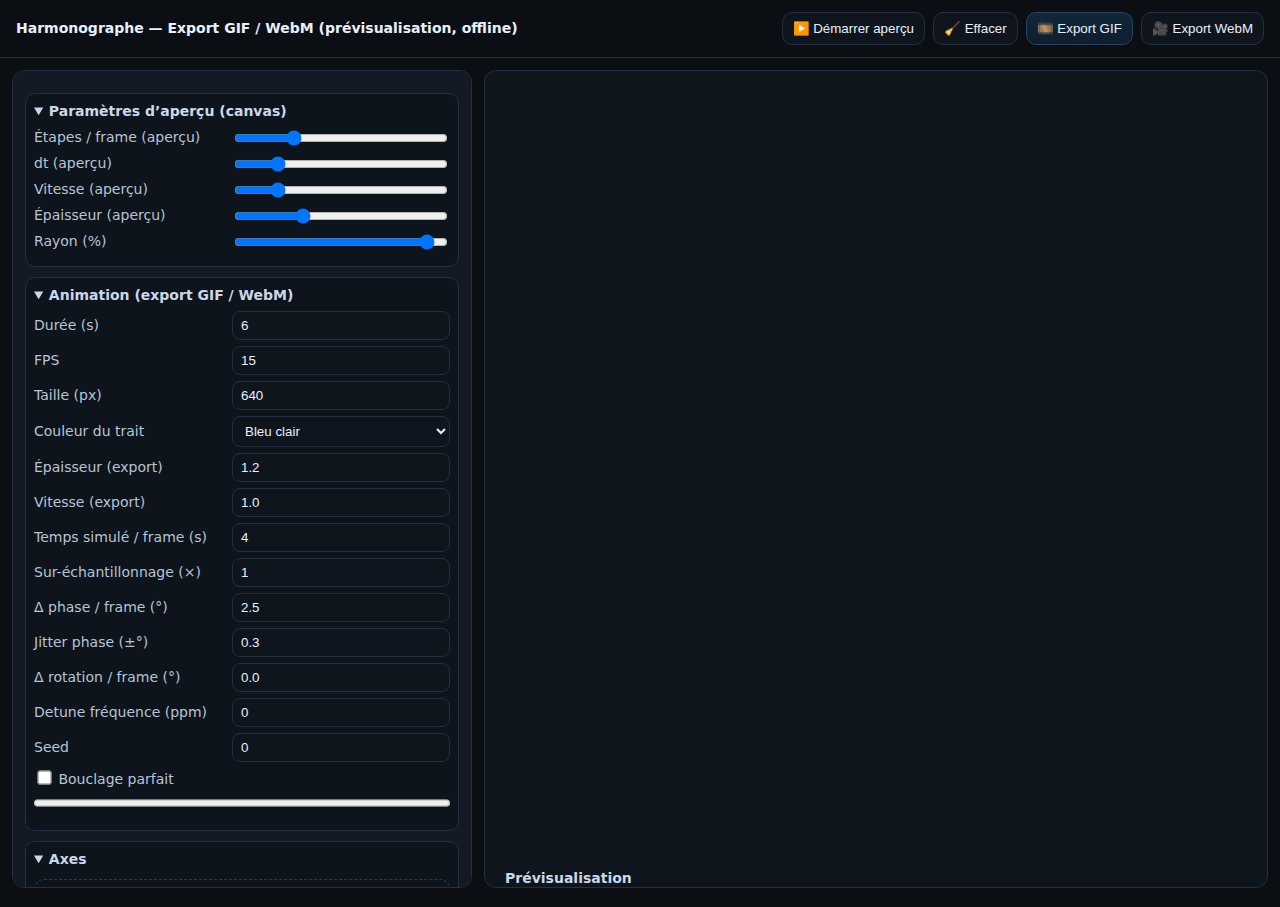
<file: projects/harmonographe/index.html>
<!DOCTYPE html>
<html lang="fr">
<head>
<meta charset="utf-8" />
<meta name="viewport" content="width=device-width,initial-scale=1" />
<title>Harmonographe — GIF / WebM (autonome, prévisualisation)</title>
<style>
  :root { --bg:#0b0f14; --panel:#131a23; --muted:#7f8da0; --text:#e8f0ff; --border:#223042; }
  *{box-sizing:border-box} html,body{height:100%}
  body{ margin:0; background:#0b0f14; color:#e8f0ff; font:14px/1.4 system-ui; display:flex; flex-direction:column; }
  header{ padding:12px 16px; display:flex; gap:10px; align-items:center; border-bottom:1px solid var(--border); }
  main{ display:flex; gap:12px; padding:12px; min-height:0; flex:1; }
  #left{ width:460px; max-width:100%; background:#131a23; border:1px solid var(--border); border-radius:12px; padding:12px; overflow:auto; }
  #right{ flex:1; border:1px solid var(--border); border-radius:12px; background:#0e151d; display:flex; flex-direction:column; align-items:center; padding:10px; gap:10px; }
  canvas{display:block; max-width:100%; height:auto; background:#0e151d; border-radius:10px; }
  .row{display:flex; gap:8px; align-items:center; margin:6px 0}
  .row>label{min-width:190px; color:#b8c4d6}
  input[type="number"], select{ width:100%; padding:6px 8px; border-radius:8px; border:1px solid var(--border); background:#0e151d; color:#e8f0ff; }
  input[type="range"]{width:100%}
  input[type="checkbox"]{ transform: scale(1.1); }
  button{ padding:8px 10px; border-radius:10px; border:1px solid var(--border); background:#0e151d; color:#e8f0ff; cursor:pointer; }
  button.primary{ background:linear-gradient(180deg,#11283a,#0e1e2c); border-color:#2a425d }
  details{border:1px solid var(--border); border-radius:10px; padding:8px; margin:10px 0; background:#0d141b}
  details>summary{cursor:pointer; color:#cbd7ea; font-weight:600}
  .axis{ border:1px dashed #2a3a52; border-radius:10px; padding:8px; margin:10px 0; background:#0d141b; }
  .grid{display:grid; grid-template-columns: 1fr 1fr; gap:6px 8px}
  .hint{font-size:12px; color:#9fb0c8}
  progress{width:100%}
  .mono{font-family: ui-monospace, Menlo, Consolas, monospace; font-size:12px}
  #preview img, #preview video{ max-width:100%; border:1px solid var(--border); border-radius:10px; background:#000; }
  #preview h4{ margin:6px 0 8px; color:#cbd7ea }
</style>

<!-- Injection gif.js + worker depuis base64 -->
<script>
(function embedGif(){
  function injectFromBase64(b64){
    const code = atob(b64);
    const blob = new Blob([code], {type:'text/javascript'});
    const url  = URL.createObjectURL(blob);
    const s = document.createElement('script'); s.src = url; document.head.appendChild(s);
    return url;
  }
  injectFromBase64("[base64]/[base64]/[base64]/ajxudW1Xb3JrZXJzOmo+bnVtV29ya2VycztyZWY8PW51bVdvcmtlcnM/[base64]/[base64]");
  window.__GIF_WORKER_URL__ = URL.createObjectURL(new Blob([atob("[base64]/[base64]/[base64]")], {type:'text/javascript'}));
})();
</script>
</head>
<body>
  <header>
    <strong>Harmonographe — Export GIF / WebM (prévisualisation, offline)</strong>
    <div style="margin-left:auto; display:flex; gap:8px;">
      <button id="btnStart">▶️ Démarrer aperçu</button>
      <button id="btnClear">🧹 Effacer</button>
      <button id="btnGIF" class="primary">🎞️ Export GIF</button>
      <button id="btnWEBM">🎥 Export WebM</button>
    </div>
  </header>

  <main>
    <section id="left">
      <details open>
        <summary>Paramètres d’aperçu (canvas)</summary>
        <div class="row"><label>Étapes / frame (aperçu)</label><input id="spf" type="range" min="200" max="4000" step="1" value="1200"></div>
        <div class="row"><label>dt (aperçu)</label><input id="dt" type="range" min="0.001" max="0.05" step="0.001" value="0.01"></div>
        <div class="row"><label>Vitesse (aperçu)</label><input id="speed" type="range" min="0.1" max="5" step="0.1" value="1.0"></div>
        <div class="row"><label>Épaisseur (aperçu)</label><input id="lw" type="range" min="0.4" max="3" step="0.1" value="1.2"></div>
        <div class="row"><label>Rayon (%)</label><input id="radius" type="range" min="20" max="95" step="1" value="90"></div>
      </details>

      <details open>
        <summary>Animation (export GIF / WebM)</summary>
        <div class="row"><label>Durée (s)</label><input id="dur" type="number" min="1" max="60" step="0.5" value="6"></div>
        <div class="row"><label>FPS</label><input id="fps" type="number" min="1" max="60" step="1" value="15"></div>
        <div class="row"><label>Taille (px)</label><input id="size" type="number" min="256" max="1600" step="16" value="640"></div>
        <div class="row"><label>Couleur du trait</label>
          <select id="stroke">
            <option value="#c8e6ff">Bleu clair</option>
            <option value="#a9ff7c">Vert clair</option>
            <option value="#ffcc88">Ambre</option>
            <option value="#ff8fb1">Rose</option>
            <option value="#ffffff">Blanc</option>
          </select>
        </div>
        <div class="row"><label>Épaisseur (export)</label><input id="glw" type="number" min="0.4" max="5" step="0.1" value="1.2"></div>
        <div class="row"><label>Vitesse (export)</label><input id="speedExport" type="number" min="0.05" max="10" step="0.05" value="1.0"></div>
        <div class="row"><label>Temps simulé / frame (s)</label><input id="tframe" type="number" min="0.1" max="60" step="0.1" value="4"></div>
        <div class="row"><label>Sur-échantillonnage (×)</label><input id="oversamp" type="number" min="1" max="8" step="1" value="1"></div>
        <div class="row"><label>Δ phase / frame (°)</label><input id="dphi" type="number" step="0.1" value="2.5"></div>
        <div class="row"><label>Jitter phase (±°)</label><input id="jphi" type="number" step="0.1" value="0.3"></div>
        <div class="row"><label>Δ rotation / frame (°)</label><input id="drot" type="number" step="0.1" value="0.0"></div>
        <div class="row"><label>Detune fréquence (ppm)</label><input id="ppm" type="number" step="1" value="0"></div>
        <div class="row"><label>Seed</label><input id="seed" type="number" min="0" max="2147483647" step="1" value="0"></div>
        <div class="row"><label><input id="loopPerfect" type="checkbox"> Bouclage parfait</label></div>
        <div class="row"><progress id="prog" value="0" max="1"></progress></div>
        <p id="log" class="hint mono"></p>
      </details>

      <details open>
        <summary>Axes</summary>
        <div id="axes"></div>
        <div class="row">
          <button id="btnAdd">➕ Ajouter un axe</button>
          <button id="btnRemove">➖ Retirer le dernier</button>
        </div>
      </details>

      <details>
        <summary>Presets</summary>
        <div class="row" style="gap:6px; flex-wrap:wrap">
          <button data-preset="lissajous">Lissajous (2)</button>
          <button data-preset="rotary3">Rotary 3</button>
          <button data-preset="fleur">Fleur</button>
          <button data-preset="bloom">Bloom</button>
          <button id="btnRandom">🎲 Hasard</button>
        </div>
      </details>

      <p class="hint">Autonome : GIF via gif.js (worker intégré), WebM via MediaRecorder (natif). Prévisualisation intégrée.</p>
    </section>

    <section id="right">
      <canvas id="c" width="1000" height="1000"></canvas>

      <div id="preview" style="max-width:1000px; width:100%; padding:10px;">
        <h4>Prévisualisation</h4>
        <img id="gifPreview" alt="GIF preview" style="display:none;">
        <video id="webmPreview" controls loop muted playsinline style="display:none;"></video>
        <div style="margin-top:8px; display:flex; gap:8px;">
          <button id="dlGif" hidden>⬇️ Télécharger le GIF</button>
          <button id="dlWebm" hidden>⬇️ Télécharger le WebM</button>
        </div>
      </div>
    </section>
  </main>

<script>
(function(){
  // ---- utils
  const d2r = (deg)=>deg*Math.PI/180;
  const clamp=(x,a,b)=>Math.max(a,Math.min(b,x));
  const RND = (seed)=>{
    if(!seed) seed = (Date.now()&0xffffffff)>>>0;
    let x=seed>>>0||123456789;
    return ()=>{ x^=x<<13; x^=x>>>17; x^=x<<5; return (x>>>0)/4294967296; };
  };
  function revoke(url){ try{ url && URL.revokeObjectURL(url); }catch{} }

  // ---- canvas & UI
  const c = document.getElementById('c');
  const ctx = c.getContext('2d',{alpha:true, willReadFrequently:true});
  let dpr = Math.max(1, Math.min(2, window.devicePixelRatio||1));
  function resize(){
    const box=c.parentElement.getBoundingClientRect();
    const s=Math.min(box.width, box.height)-20;
    const px=Math.max(300,Math.min(1600,s));
    c.style.width=px+'px'; c.style.height=px+'px';
    c.width=Math.round(px*dpr); c.height=Math.round(px*dpr);
    ctx.setTransform(dpr,0,0,dpr,0,0);
    clear();
  }
  window.addEventListener('resize', resize); resize();

  const ui = (id)=>document.getElementById(id);
  const spf=ui('spf'), dt=ui('dt'), speed=ui('speed'), lw=ui('lw'), radius=ui('radius');

  const dur=ui('dur'), fps=ui('fps'), size=ui('size'), stroke=ui('stroke'),
        glw=ui('glw'), speedExport=ui('speedExport'), tframe=ui('tframe'), oversamp=ui('oversamp'),
        dphi=ui('dphi'), jphi=ui('jphi'), drot=ui('drot'), ppm=ui('ppm'), seedEl=ui('seed'),
        loopPerfect=ui('loopPerfect');

  const btnStart=ui('btnStart'), btnClear=ui('btnClear'),
        btnGIF=ui('btnGIF'), btnWEBM=ui('btnWEBM'),
        prog=ui('prog'), log=ui('log');

  const btnAdd=ui('btnAdd'), btnRemove=ui('btnRemove');
  const gifPreview = ui('gifPreview'), webmPreview=ui('webmPreview'),
        dlGif=ui('dlGif'), dlWebm=ui('dlWebm');

  let currentGifURL=null, currentWebmURL=null;

  let axes=[]; let running=false; let t=0; let last=null;

  function defAxis(k,n){ const theta=(k/Math.max(1,n))*360; return {amp:0.9, freq:2+k, phase:(k*37)%360, damp:0.05+k*0.005, dir:theta}; }

  function axisRow(i,ax){
    const d=document.createElement('div'); d.className='axis';
    d.innerHTML=`<div class="grid">
      <label>Amplitude<input type="number" step="0.01" min="0" max="1" value="${ax.amp}" data-k="${i}" data-f="amp"></label>
      <label>Fréquence<input type="number" step="0.01" min="0" max="60" value="${ax.freq}" data-k="${i}" data-f="freq"></label>
      <label>Phase (°)<input type="number" step="0.1" min="-360" max="360" value="${ax.phase}" data-k="${i}" data-f="phase"></label>
      <label>Damp<input type="number" step="0.001" min="0" max="1" value="${ax.damp}" data-k="${i}" data-f="damp"></label>
      <label>Direction (°)<input type="number" step="0.1" min="0" max="360" value="${ax.dir}" data-k="${i}" data-f="dir"></label>
    </div>`;
    d.querySelectorAll('input').forEach(inp=>{
      inp.addEventListener('input', e=>{
        const k=+e.target.dataset.k, f=e.target.dataset.f, v=+e.target.value; axes[k][f]=v;
      });
    });
    return d;
  }
  const axesWrap=document.getElementById('axes');
  function renderAxes(){ axesWrap.innerHTML=''; axes.forEach((ax,i)=> axesWrap.appendChild(axisRow(i,ax))); }

  function clear(){ ctx.save(); ctx.setTransform(dpr,0,0,dpr,0,0); ctx.clearRect(0,0,c.width,c.height); const w=c.width/dpr,h=c.height/dpr; ctx.fillStyle='#0e151d'; ctx.fillRect(0,0,w,h); ctx.restore(); }
  function reset(){ t=0; last=null; clear(); }

  function step(steps){
    const _dt=+dt.value, _sp=+speed.value, _lw=+lw.value, R=(Math.min(c.width/dpr,c.height/dpr)/2)*(+radius.value/100);
    ctx.save(); ctx.setTransform(dpr,0,0,dpr,0,0); ctx.translate(c.width/dpr/2, c.height/dpr/2);
    ctx.lineWidth=_lw; ctx.strokeStyle=stroke.value; ctx.lineCap='round'; ctx.lineJoin='round'; ctx.beginPath();
    for(let i=0;i<steps;i++){
      t += _dt*_sp; let x=0,y=0;
      for(const a of axes){
        const sig=Math.sin((2*Math.PI*a.freq)*t + d2r(a.phase)); const env=Math.exp(-a.damp*t);
        x+=a.amp*sig*env*Math.cos(d2r(a.dir)); y+=a.amp*sig*env*Math.sin(d2r(a.dir));
      }
      const px=x*R, py=y*R; if(!last) ctx.moveTo(px,py); else ctx.lineTo(px,py); last={x:px,y:py};
    }
    ctx.stroke(); ctx.restore();
  }
  (function loop(){ if(running) step((+spf.value)|0); requestAnimationFrame(loop); })();

  btnStart.addEventListener('click',()=>{ running=!running; btnStart.textContent=running?'⏸️ Pause':'▶️ Démarrer aperçu'; });
  btnClear.addEventListener('click',()=>{ running=false; btnStart.textContent='▶️ Démarrer aperçu'; reset(); });

  // presets
  function setPreset(name){
    if(name==='lissajous') axes=[ {amp:1, freq:3, phase:0, damp:0.05, dir:0}, {amp:1, freq:2, phase:90, damp:0.05, dir:90} ];
    else if(name==='rotary3') axes=[ {amp:0.9, freq:2, phase:0, damp:0.05, dir:0}, {amp:0.9, freq:3, phase:120, damp:0.06, dir:120}, {amp:0.9, freq:5, phase:240, damp:0.07, dir:240} ];
    else if(name==='fleur') axes=[ {amp:1, freq:5, phase:0, damp:0.035, dir:0}, {amp:0.6, freq:7, phase:0, damp:0.04, dir:90}, {amp:0.4, freq:12, phase:90, damp:0.045, dir:45} ];
    else if(name==='bloom') axes=[ {amp:1, freq:3.00, phase:0, damp:0.02, dir:0}, {amp:1, freq:3.05, phase:90, damp:0.02, dir:90}, {amp:0.7, freq:6.05, phase:15, damp:0.03, dir:45} ];
    renderAxes(); reset();
  }
  document.querySelectorAll('button[data-preset]').forEach(b=> b.addEventListener('click', ()=> setPreset(b.dataset.preset)));
  document.getElementById('btnRandom').addEventListener('click', ()=>{
    const n=2+Math.floor(Math.random()*4); axes=[]; const base=1+Math.floor(Math.random()*4);
    for(let i=0;i<n;i++){ axes.push({amp:0.5+Math.random()*0.5, freq:base+Math.floor(Math.random()*6)+(Math.random()<0.35?(Math.random()*0.1-0.05):0), phase:Math.random()*360, damp:0.03+Math.random()*0.06, dir:i*360/n+(Math.random()*20-10)}) }
    renderAxes(); reset();
  });
  btnAdd.addEventListener('click',()=>{ axes.push(defAxis(axes.length, axes.length+1)); renderAxes(); });
  btnRemove.addEventListener('click',()=>{ if(axes.length>1){ axes.pop(); renderAxes(); } });

  axes=[defAxis(0,3),defAxis(1,3),defAxis(2,3)]; renderAxes(); reset();

  function resetPreview(){
    gifPreview.style.display='none';
    webmPreview.style.display='none';
    dlGif.hidden=true; dlWebm.hidden=true;
    revoke(currentGifURL); currentGifURL=null;
    revoke(currentWebmURL); currentWebmURL=null;
  }

  // ---- dessin d'une frame sur un canvas donné (utilisé par GIF & WebM)
  function drawOneFrame(ctx2, W, H, ax, params){
    const { dt, sp, R, steps, color, lw } = params;
    ctx2.save();
    ctx2.clearRect(0,0,W,H);
    ctx2.fillStyle='#0e151d'; ctx2.fillRect(0,0,W,H);
    ctx2.translate(W/2,H/2);
    ctx2.lineWidth=lw; ctx2.strokeStyle=color; ctx2.lineCap='round'; ctx2.lineJoin='round';
    ctx2.beginPath();
    let tt=0, last=null;
    for(let i=0;i<steps;i++){
      tt += dt*sp; let x=0,y=0;
      for(const a of ax){
        const sig = Math.sin((2*Math.PI*a.freq)*tt + d2r(a.phase)); const env = Math.exp(-a.damp*tt);
        x += a.amp*sig*env*Math.cos(d2r(a.dir)); y += a.amp*sig*env*Math.sin(d2r(a.dir));
      }
      const px=x*R, py=y*R; if(!last) ctx2.moveTo(px,py); else ctx2.lineTo(px,py); last={x:px,y:py};
    }
    ctx2.stroke();
    ctx2.restore();
  }

  // ---------- Frames config (export, sans muter les axes globaux) ----------
  async function createSequence(W,H){
    const color = stroke.value; const lwGIF = +glw.value;
    const _dt=+dt.value, _spExp=+speedExport.value || +speed.value, R=W/2*(+radius.value/100);
    const frames = Math.max(1, Math.round(+fps.value * +dur.value));
    const baseAxes = (axes && axes.length) ? axes : [{amp:1,freq:3,phase:0,damp:0.05,dir:0},{amp:1,freq:2,phase:90,damp:0.05,dir:90}];
    const ax = baseAxes.map(a=>({...a}));

    const simT = Math.max(0.05, +tframe.value || 4);
    let steps = Math.ceil(simT / (_dt * _spExp));
    steps = Math.max(50, Math.min(80000, Math.floor(steps * Math.max(1, +oversamp.value||1)))); // min 50 -> évite "point"

    // --- Bouclage parfait : recalc Δphase ET Δrotation, coupe jitter & detune
    let dP = +dphi.value;
    let dR = +drot.value;
    let jP = +jphi.value;
    let ppmVal = (+ppm.value)||0;

    if (loopPerfect.checked) {
      // Δphase -> multiple entier de 360° sur la durée
      const kP = Math.round((dP * frames) / 360);
      dP = (kP * 360) / frames;

      // Δrotation -> idem
      const kR = Math.round((dR * frames) / 360);
      dR = (kR * 360) / frames;

      // jitter & detune cassent le bouclage
      jP = 0;
      ppmVal = 0;

      try {
        log.textContent = `Bouclage parfait: Δφ=${dP.toFixed(4)}°, Δrot=${dR.toFixed(4)}°, detune=0`;
      } catch(e){}
    }

    const paramsCommon = { dt:_dt, sp:_spExp, R, steps, color, lw:lwGIF };
    return { frames, ax, paramsCommon, dP, jP, dR, ppmVal };
  }

  // ---------- Export GIF (gif.js) ----------
  btnGIF.addEventListener('click', async ()=>{
    resetPreview(); running=false; btnStart.textContent='▶️ Démarrer aperçu';
    btnGIF.disabled = btnWEBM.disabled = true;
    try{
      const W = clamp(+size.value|0, 256, 1600); const H=W;
      const fpsVal = Math.max(1, +fps.value|0);
      const seq = await createSequence(W,H);

      // Canvas HTML (obligatoire pour éviter "Invalid image")
      const frameCanvas = document.createElement('canvas');
      frameCanvas.width = W; frameCanvas.height = H;
      const fctx = frameCanvas.getContext('2d', {willReadFrequently:true});

      log.textContent='Encodage GIF…';
      const gif = new GIF({ workers: 2, quality: 10, workerScript: window.__GIF_WORKER_URL__, width: W, height: H, repeat: 0 });
      const delay = Math.max(1, Math.round(1000/fpsVal));

      for(let f=0; f<seq.frames; f++){
        drawOneFrame(fctx, W, H, seq.ax, seq.paramsCommon);
        try{
          gif.addFrame(fctx, { delay, copy: true }); // passer le contexte 2D
        }catch(e){
          const frameData = fctx.getImageData(0,0,W,H); // secours ImageData
          gif.addFrame(frameData, { delay });
        }

        // Perturbations cumulatives
        for(let k=0;k<seq.ax.length;k++){
          seq.ax[k].phase = (seq.ax[k].phase + seq.dP + (Math.random()*2-1)*seq.jP) % 360;
          seq.ax[k].dir   = (seq.ax[k].dir + seq.dR) % 360;
          if(seq.ppmVal) seq.ax[k].freq = seq.ax[k].freq * (1 + seq.ppmVal*1e-6);
        }
        prog.value=f+1;
        if((f%6)===0) await new Promise(r=>setTimeout(r,0));
      }

      gif.on('progress', p=>{ prog.max=1; prog.value=p; });
      gif.on('finished', function(blob){
        const url = URL.createObjectURL(blob);
        gifPreview.src = url; gifPreview.style.display='block';
        webmPreview.style.display='none';
        dlGif.hidden=false; dlWebm.hidden=true;
        dlGif.onclick = ()=>{ const a=document.createElement('a'); a.href=url; a.download='harmonographe.gif'; document.body.appendChild(a); a.click(); a.remove(); };
        log.textContent='GIF prêt — aperçu ci-dessus ✔️';
        t=0; last=null; // reset pour relancer l’aperçu
      });
      gif.render();
    }catch(err){
      console.error(err); log.textContent='Erreur GIF: '+err;
    }finally{
      btnGIF.disabled = btnWEBM.disabled = false;
    }
  });

  // ---------- Export WebM (MediaRecorder) ----------
  btnWEBM.addEventListener('click', async ()=>{
    resetPreview(); running=false; btnStart.textContent='▶️ Démarrer aperçu';
    btnGIF.disabled = btnWEBM.disabled = true;
    try{
      const W = clamp(+size.value|0, 256, 1600); const H=W;
      const fpsVal = Math.max(1,+fps.value|0);

      // Canvas d’export capturé par MediaRecorder
      const exp = document.createElement('canvas'); exp.width=W; exp.height=H;
      const ec = exp.getContext('2d');

      let mime = 'video/webm;codecs=vp9';
      if(!('MediaRecorder' in window) || !MediaRecorder.isTypeSupported || !MediaRecorder.isTypeSupported(mime)){
        mime = (MediaRecorder && MediaRecorder.isTypeSupported && MediaRecorder.isTypeSupported('video/webm;codecs=vp8')) ? 'video/webm;codecs=vp8' : 'video/webm';
      }
      if(!('MediaRecorder' in window)){
        log.textContent='MediaRecorder non supporté dans ce navigateur.';
        throw new Error('MediaRecorder unsupported');
      }

      const chunks = [];
      const stream = exp.captureStream(fpsVal);
      const rec = new MediaRecorder(stream, { mimeType: mime });
      rec.ondataavailable = e=>{ if(e.data && e.data.size){ chunks.push(e.data); } };
      const done = new Promise(res=> rec.onstop = ()=>res(new Blob(chunks, {type:'video/webm'})));
      rec.start();

      const seq = await createSequence(W,H);
      log.textContent='Encodage WebM…';
      for(let f=0; f<seq.frames; f++){
        drawOneFrame(ec, W, H, seq.ax, seq.paramsCommon);
        for(let k=0;k<seq.ax.length;k++){
          seq.ax[k].phase = (seq.ax[k].phase + seq.dP + (Math.random()*2-1)*seq.jP) % 360;
          seq.ax[k].dir   = (seq.ax[k].dir + seq.dR) % 360;
          if(seq.ppmVal) seq.ax[k].freq = seq.ax[k].freq * (1 + seq.ppmVal*1e-6);
        }
        await new Promise(r=> setTimeout(r, 1000/fpsVal));
        prog.value=f+1;
      }
      rec.stop();
      const out = await done;

      const url = URL.createObjectURL(out);
      webmPreview.src = url; webmPreview.style.display='block';
      gifPreview.style.display='none';
      webmPreview.currentTime = 0;
      webmPreview.play().catch(()=>{});
      dlWebm.hidden=false; dlGif.hidden=true;
      dlWebm.onclick = ()=>{ const a=document.createElement('a'); a.href=url; a.download='harmonographe.webm'; document.body.appendChild(a); a.click(); a.remove(); };
      log.textContent='WebM prêt — aperçu ci-dessus ✔️';
      t=0; last=null;
    }catch(err){
      console.error(err); log.textContent='Erreur WebM: '+err+' (vérifie le support MediaRecorder)';
    }finally{
      btnGIF.disabled = btnWEBM.disabled = false;
    }
  });

})();
</script>
</body>
</html>
</file>
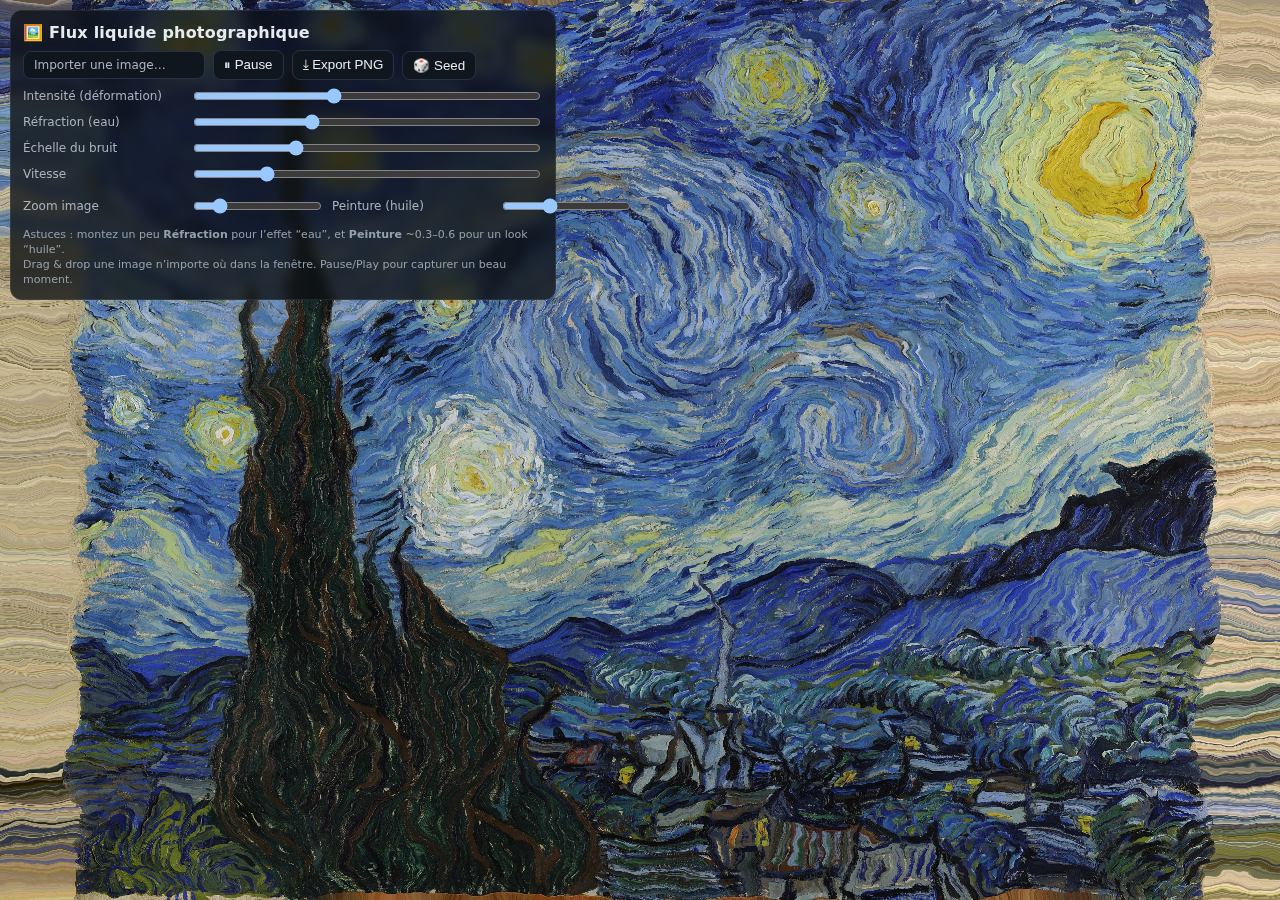
<file: projects/liquidPhoto/index.html>
<!DOCTYPE html>
<html lang="fr">
<head>
<meta charset="utf-8"/>
<meta name="viewport" content="width=device-width, initial-scale=1"/>
<title>Flux Liquide Photographique — shader</title>
<style>
  :root { color-scheme: dark; }
  html, body { margin:0; height:100%; background:#0b0f13; color:#e6ebf0; font-family:system-ui,-apple-system,Segoe UI,Roboto,Ubuntu,"Helvetica Neue",sans-serif; }
  #ui {
    position: fixed; top: 10px; left: 10px; z-index: 10; padding: 12px; max-width: 520px;
    background: rgba(10,14,18,.76); border:1px solid rgba(255,255,255,.08);
    border-radius: 12px; backdrop-filter: blur(6px); user-select: none;
  }
  #ui h2 { margin:0 0 8px; font-size:16px; font-weight:650; letter-spacing:.2px }
  .row { display:flex; gap:8px; align-items:center; margin:6px 0; }
  .row label { flex:0 0 160px; font-size:12px; color:#a9b3be }
  .row input[type=range] { flex: 1; }
  button, .file {
    padding:6px 10px; border-radius:8px; border:1px solid #263241; background:#10161d; color:#e6ebf0; cursor:pointer;
  }
  button:hover, .file:hover { background:#17212c }
  input[type=file] { display:none; }
  #canvas { width:100vw; height:100vh; display:block; }
  #drop {
    position:fixed; inset:0; display:none; place-items:center;
    background:rgba(30,144,255,.08); border:2px dashed rgba(90,160,255,.6); color:#b8d7ff; font-weight:600; z-index:9;
  }
  .hint { font-size:11px; color:#93a1af; margin-top:6px; line-height:1.35 }
  .grid2 { display:grid; grid-template-columns: 1fr 1fr; gap:8px; }
</style>
</head>
<body>
  <div id="ui">
    <h2>🖼️ Flux liquide photographique</h2>
    <div class="row">
      <label class="file">
        <input id="file" type="file" accept="image/*">
        Importer une image…
      </label>
      <button id="btnPause">⏸ Pause</button>
      <button id="btnExport">⤓ Export PNG</button>
      <button id="btnRandom">🎲 Seed</button>
    </div>

    <div class="row"><label>Intensité (déformation)</label><input id="amp" type="range" min="0" max="0.25" step="0.001" value="0.10"></div>
    <div class="row"><label>Réfraction (eau)</label><input id="refract" type="range" min="0" max="0.06" step="0.001" value="0.02"></div>
    <div class="row"><label>Échelle du bruit</label><input id="scale" type="range" min="2" max="30" step="0.1" value="10"></div>
    <div class="row"><label>Vitesse</label><input id="speed" type="range" min="0" max="3" step="0.01" value="0.6"></div>
    <div class="grid2">
      <div class="row"><label>Zoom image</label><input id="zoom" type="range" min="0.6" max="3" step="0.01" value="1.0"></div>
      <div class="row"><label>Peinture (huile)</label><input id="oil" type="range" min="0" max="1" step="0.01" value="0.35"></div>
    </div>

    <div class="hint">
      Astuces : montez un peu <b>Réfraction</b> pour l’effet “eau”, et <b>Peinture</b> ~0.3–0.6 pour un look “huile”.<br>
      Drag & drop une image n’importe où dans la fenêtre. Pause/Play pour capturer un beau moment.
    </div>
  </div>

  <div id="drop">Dépose ton image ici</div>
  <canvas id="canvas"></canvas>

<script>
/* ===================== WebGL boot ===================== */
const canvas = document.getElementById('canvas');
const gl = canvas.getContext('webgl', {preserveDrawingBuffer:true});
if(!gl){ alert('WebGL non disponible'); throw new Error('WebGL required'); }
let W=0, H=0, DPR=Math.min(2, window.devicePixelRatio||1);
function resize(){
  DPR = Math.min(2, window.devicePixelRatio||1);
  W = Math.floor(window.innerWidth * DPR);
  H = Math.floor(window.innerHeight * DPR);
  canvas.width = W; canvas.height = H;
  canvas.style.width = '100vw'; canvas.style.height = '100vh';
  gl.viewport(0,0,W,H);
}
window.addEventListener('resize', resize);

/* ===================== Shaders ===================== */
const VERT = `
attribute vec2 a_pos;
varying vec2 v_uv;
void main(){
  v_uv = a_pos*0.5 + 0.5;
  gl_Position = vec4(a_pos, 0.0, 1.0);
}`;
const FRAG = `
precision mediump float;
varying vec2 v_uv;
uniform sampler2D u_img;
uniform vec2 u_res;
uniform vec2 u_imgRes;
uniform vec2 u_coverScale; // cover transform
uniform float u_zoom;
uniform float u_time;
uniform float u_speed;
uniform float u_amp;
uniform float u_refract;
uniform float u_scale;
uniform vec2  u_seed;
uniform float u_oil;

// --------- gradient noise + fbm ----------
vec2 hash2(vec2 p){
  p = vec2( dot(p, vec2(127.1, 311.7)),
            dot(p, vec2(269.5, 183.3)) );
  return -1.0 + 2.0*fract(sin(p)*43758.5453123);
}
float noise(vec2 p){
  vec2 i = floor(p);
  vec2 f = fract(p);
  vec2 u = f*f*(3.0-2.0*f);
  float n00 = dot(hash2(i+vec2(0.0,0.0)), f-vec2(0.0,0.0));
  float n10 = dot(hash2(i+vec2(1.0,0.0)), f-vec2(1.0,0.0));
  float n01 = dot(hash2(i+vec2(0.0,1.0)), f-vec2(0.0,1.0));
  float n11 = dot(hash2(i+vec2(1.0,1.0)), f-vec2(1.0,1.0));
  return mix(mix(n00,n10,u.x), mix(n01,n11,u.x), u.y)*0.5+0.5;
}
float fbm(vec2 p){
  float v=0.0, a=0.5;
  for(int i=0;i<5;i++){
    v += a*noise(p);
    p *= 2.02;
    a *= 0.5;
  }
  return v;
}

// --------- cover mapping (centered, with zoom) ----------
vec2 imgUV(vec2 uv){
  vec2 uvC = (uv - 0.5) * (u_coverScale / max(u_zoom, 1e-6)) + 0.5;
  return uvC;
}

// --------- Kuwahara (radius=2) ----------
vec3 kuwahara(sampler2D tex, vec2 uv){
  // step in texture UV (1 pixel)
  vec2 ts = 1.0 / u_imgRes;
  const int R = 2;
  // 4 quadrants: accum mean & variance
  vec3 m0=vec3(0.0), m1=vec3(0.0), m2=vec3(0.0), m3=vec3(0.0);
  vec3 s0=vec3(0.0), s1=vec3(0.0), s2=vec3(0.0), s3=vec3(0.0);
  float c0=0.0, c1=0.0, c2=0.0, c3=0.0;
  for(int j=-R;j<=0;j++){
    for(int i=-R;i<=0;i++){
      vec3 c = texture2D(tex, clamp(uv + vec2(float(i),float(j))*ts, 0.0, 1.0)).rgb;
      m0 += c; s0 += c*c; c0 += 1.0;
    }
  }
  for(int j=-R;j<=0;j++){
    for(int i=0;i<=R;i++){
      vec3 c = texture2D(tex, clamp(uv + vec2(float(i),float(j))*ts, 0.0, 1.0)).rgb;
      m1 += c; s1 += c*c; c1 += 1.0;
    }
  }
  for(int j=0;j<=R;j++){
    for(int i=-R;i<=0;i++){
      vec3 c = texture2D(tex, clamp(uv + vec2(float(i),float(j))*ts, 0.0, 1.0)).rgb;
      m2 += c; s2 += c*c; c2 += 1.0;
    }
  }
  for(int j=0;j<=R;j++){
    for(int i=0;i<=R;i++){
      vec3 c = texture2D(tex, clamp(uv + vec2(float(i),float(j))*ts, 0.0, 1.0)).rgb;
      m3 += c; s3 += c*c; c3 += 1.0;
    }
  }
  m0/=c0; m1/=c1; m2/=c2; m3/=c3;
  vec3 v0 = s0/c0 - m0*m0;
  vec3 v1 = s1/c1 - m1*m1;
  vec3 v2 = s2/c2 - m2*m2;
  vec3 v3 = s3/c3 - m3*m3;
  float k0 = (v0.r+v0.g+v0.b);
  float k1 = (v1.r+v1.g+v1.b);
  float k2 = (v2.r+v2.g+v2.b);
  float k3 = (v3.r+v3.g+v3.b);
  vec3 outc = m0; float kv = k0;
  if(k1 < kv){ outc=m1; kv=k1; }
  if(k2 < kv){ outc=m2; kv=k2; }
  if(k3 < kv){ outc=m3; kv=k3; }
  return outc;
}

void main(){
  // base image uv (cover + zoom)
  vec2 uv = imgUV(v_uv);

  // noise coords in "image space" to make effect scale with zoom
  float s = u_scale / max(u_zoom, 1e-6);
  vec2 p = (v_uv + u_seed) * s + vec2(u_time*0.15*u_speed, u_time*0.11*u_speed);

  // 2-channel displacement from decorrelated fbm fields
  float n1 = fbm(p);
  float n2 = fbm(p + 7.31);
  vec2 disp = (vec2(n1, n2) - 0.5) * u_amp; // raw displacement (in UV units)

  // gradient for refraction (pseudo-normal)
  float e = 0.75 / s;
  float nx1 = fbm(p + vec2(e,0.0));
  float nx0 = fbm(p - vec2(e,0.0));
  float ny1 = fbm(p + vec2(0.0,e));
  float ny0 = fbm(p - vec2(0.0,e));
  vec2 grad = vec2(nx1 - nx0, ny1 - ny0); // ~ dF/dx, dF/dy
  vec2 refr = grad * u_refract;

  vec2 uv2 = clamp(uv + disp + refr, 0.0, 1.0);
  vec3 col = texture2D(u_img, uv2).rgb;

  // oil paint (blend with Kuwahara)
  if(u_oil > 0.001){
    vec3 oilc = kuwahara(u_img, uv2);
    col = mix(col, oilc, clamp(u_oil, 0.0, 1.0));
  }

  gl_FragColor = vec4(col, 1.0);
}`;

/* ===================== GL program ===================== */
function compile(type, src){
  const sh = gl.createShader(type);
  gl.shaderSource(sh, src);
  gl.compileShader(sh);
  if(!gl.getShaderParameter(sh, gl.COMPILE_STATUS)){
    console.error(gl.getShaderInfoLog(sh));
    throw new Error('Shader compile error');
  }
  return sh;
}
const prog = gl.createProgram();
gl.attachShader(prog, compile(gl.VERTEX_SHADER, VERT));
gl.attachShader(prog, compile(gl.FRAGMENT_SHADER, FRAG));
gl.linkProgram(prog);
if(!gl.getProgramParameter(prog, gl.LINK_STATUS)){
  console.error(gl.getProgramInfoLog(prog));
  throw new Error('Program link error');
}
gl.useProgram(prog);

// fullscreen quad
const quad = new Float32Array([
  -1,-1,  1,-1,  -1, 1,
  -1, 1,  1,-1,   1, 1
]);
const vbo = gl.createBuffer();
gl.bindBuffer(gl.ARRAY_BUFFER, vbo);
gl.bufferData(gl.ARRAY_BUFFER, quad, gl.STATIC_DRAW);
const locPos = gl.getAttribLocation(prog, 'a_pos');
gl.enableVertexAttribArray(locPos);
gl.vertexAttribPointer(locPos, 2, gl.FLOAT, false, 0, 0);

// uniforms
const U = {
  u_img: gl.getUniformLocation(prog, 'u_img'),
  u_res: gl.getUniformLocation(prog, 'u_res'),
  u_imgRes: gl.getUniformLocation(prog, 'u_imgRes'),
  u_coverScale: gl.getUniformLocation(prog, 'u_coverScale'),
  u_zoom: gl.getUniformLocation(prog, 'u_zoom'),
  u_time: gl.getUniformLocation(prog, 'u_time'),
  u_speed: gl.getUniformLocation(prog, 'u_speed'),
  u_amp: gl.getUniformLocation(prog, 'u_amp'),
  u_refract: gl.getUniformLocation(prog, 'u_refract'),
  u_scale: gl.getUniformLocation(prog, 'u_scale'),
  u_seed: gl.getUniformLocation(prog, 'u_seed'),
  u_oil: gl.getUniformLocation(prog, 'u_oil'),
};

// texture
let tex = gl.createTexture();
gl.bindTexture(gl.TEXTURE_2D, tex);
gl.texParameteri(gl.TEXTURE_2D, gl.TEXTURE_WRAP_S, gl.CLAMP_TO_EDGE);
gl.texParameteri(gl.TEXTURE_2D, gl.TEXTURE_WRAP_T, gl.CLAMP_TO_EDGE);
gl.texParameteri(gl.TEXTURE_2D, gl.TEXTURE_MIN_FILTER, gl.LINEAR);
gl.texParameteri(gl.TEXTURE_2D, gl.TEXTURE_MAG_FILTER, gl.LINEAR);

// tiny default (gradient) to start
// Image par défaut : default.png à la racine
let imgW=1, imgH=1;
const defaultImg = new Image();
defaultImg.onload = ()=>{ updateTexture(defaultImg); };
defaultImg.onerror = ()=>{ console.warn("Impossible de charger default.jpg"); };
defaultImg.src = 'default.jpg';

function updateTexture(img){
  imgW = img.width; imgH = img.height;
  gl.bindTexture(gl.TEXTURE_2D, tex);
  gl.pixelStorei(gl.UNPACK_FLIP_Y_WEBGL, true);
  gl.texImage2D(gl.TEXTURE_2D, 0, gl.RGBA, gl.RGBA, gl.UNSIGNED_BYTE, img);
}

/* ===================== UI ===================== */
const ui = {
  file: document.getElementById('file'),
  btnPause: document.getElementById('btnPause'),
  btnExport: document.getElementById('btnExport'),
  btnRandom: document.getElementById('btnRandom'),
  amp: document.getElementById('amp'),
  refract: document.getElementById('refract'),
  scale: document.getElementById('scale'),
  speed: document.getElementById('speed'),
  zoom: document.getElementById('zoom'),
  oil: document.getElementById('oil'),
  drop: document.getElementById('drop')
};
let playing = true;
let t0 = performance.now();
let seed = [Math.random()*1000, Math.random()*1000];

ui.btnPause.addEventListener('click', ()=>{
  playing = !playing;
  ui.btnPause.textContent = playing ? '⏸ Pause' : '▶ Play';
  if (playing) requestAnimationFrame(draw);
});
ui.btnRandom.addEventListener('click', ()=>{
  seed = [Math.random()*1000, Math.random()*1000];
});
ui.file.addEventListener('change', e=>{
  const f = e.target.files && e.target.files[0];
  if (!f) return;
  const url = URL.createObjectURL(f);
  const img = new Image();
  img.onload = ()=>{ updateTexture(img); URL.revokeObjectURL(url); };
  img.onerror = ()=>{ alert("Impossible de charger l'image."); };
  img.src = url;
});

// drag & drop
window.addEventListener('dragenter', e=>{ e.preventDefault(); ui.drop.style.display='grid'; });
window.addEventListener('dragover', e=>{ e.preventDefault(); });
window.addEventListener('dragleave', e=>{
  if (e.target===ui.drop) ui.drop.style.display='none';
});
window.addEventListener('drop', e=>{
  e.preventDefault();
  ui.drop.style.display='none';
  const f = e.dataTransfer.files && e.dataTransfer.files[0];
  if (!f) return;
  const url = URL.createObjectURL(f);
  const img = new Image();
  img.onload = ()=>{ updateTexture(img); URL.revokeObjectURL(url); };
  img.onerror = ()=>{ alert("Impossible de charger l'image."); };
  img.src = url;
});

// export
ui.btnExport.addEventListener('click', ()=>{
  // exporte le canvas WebGL (préserve DrawingBuffer activé)
  if (canvas.toBlob){
    canvas.toBlob(blob=>{
      const url = URL.createObjectURL(blob);
      const a = document.createElement('a');
      a.href = url; a.download = 'flux_liquide.png';
      document.body.appendChild(a); a.click(); a.remove();
      URL.revokeObjectURL(url);
    }, 'image/png');
  } else {
    const url = canvas.toDataURL('image/png');
    const a = document.createElement('a'); a.href=url; a.download='flux_liquide.png';
    if (typeof a.download === 'undefined') window.open(url, '_blank'); else a.click();
  }
});

/* ===================== Render ===================== */
function draw(now){
  if (!playing) return;
  const time = (now ?? performance.now()) - t0;

  gl.useProgram(prog);
  gl.bindBuffer(gl.ARRAY_BUFFER, vbo);
  gl.vertexAttribPointer(locPos, 2, gl.FLOAT, false, 0, 0);

  // uniforms
  gl.uniform2f(U.u_res, W, H);
  gl.uniform2f(U.u_imgRes, imgW, imgH);

  // compute cover scale (image cover canvas)
  const arC = W / H;
  const arI = imgW / imgH;
  const sx = (arC > arI) ? (arC/arI) : 1.0;
  const sy = (arC > arI) ? 1.0 : (arI/arC);
  gl.uniform2f(U.u_coverScale, sx, sy);

  gl.uniform1f(U.u_zoom, parseFloat(ui.zoom.value));
  gl.uniform1f(U.u_time, time/1000.0);
  gl.uniform1f(U.u_speed, parseFloat(ui.speed.value));
  gl.uniform1f(U.u_amp, parseFloat(ui.amp.value));
  gl.uniform1f(U.u_refract, parseFloat(ui.refract.value));
  gl.uniform1f(U.u_scale, parseFloat(ui.scale.value));
  gl.uniform2f(U.u_seed, seed[0], seed[1]);
  gl.uniform1f(U.u_oil, parseFloat(ui.oil.value));

  gl.activeTexture(gl.TEXTURE0);
  gl.bindTexture(gl.TEXTURE_2D, tex);
  gl.uniform1i(U.u_img, 0);

  gl.drawArrays(gl.TRIANGLES, 0, 6);

  requestAnimationFrame(draw);
}

/* ===================== Boot ===================== */
resize();
requestAnimationFrame(draw);
</script>
</body>
</html>
</file>
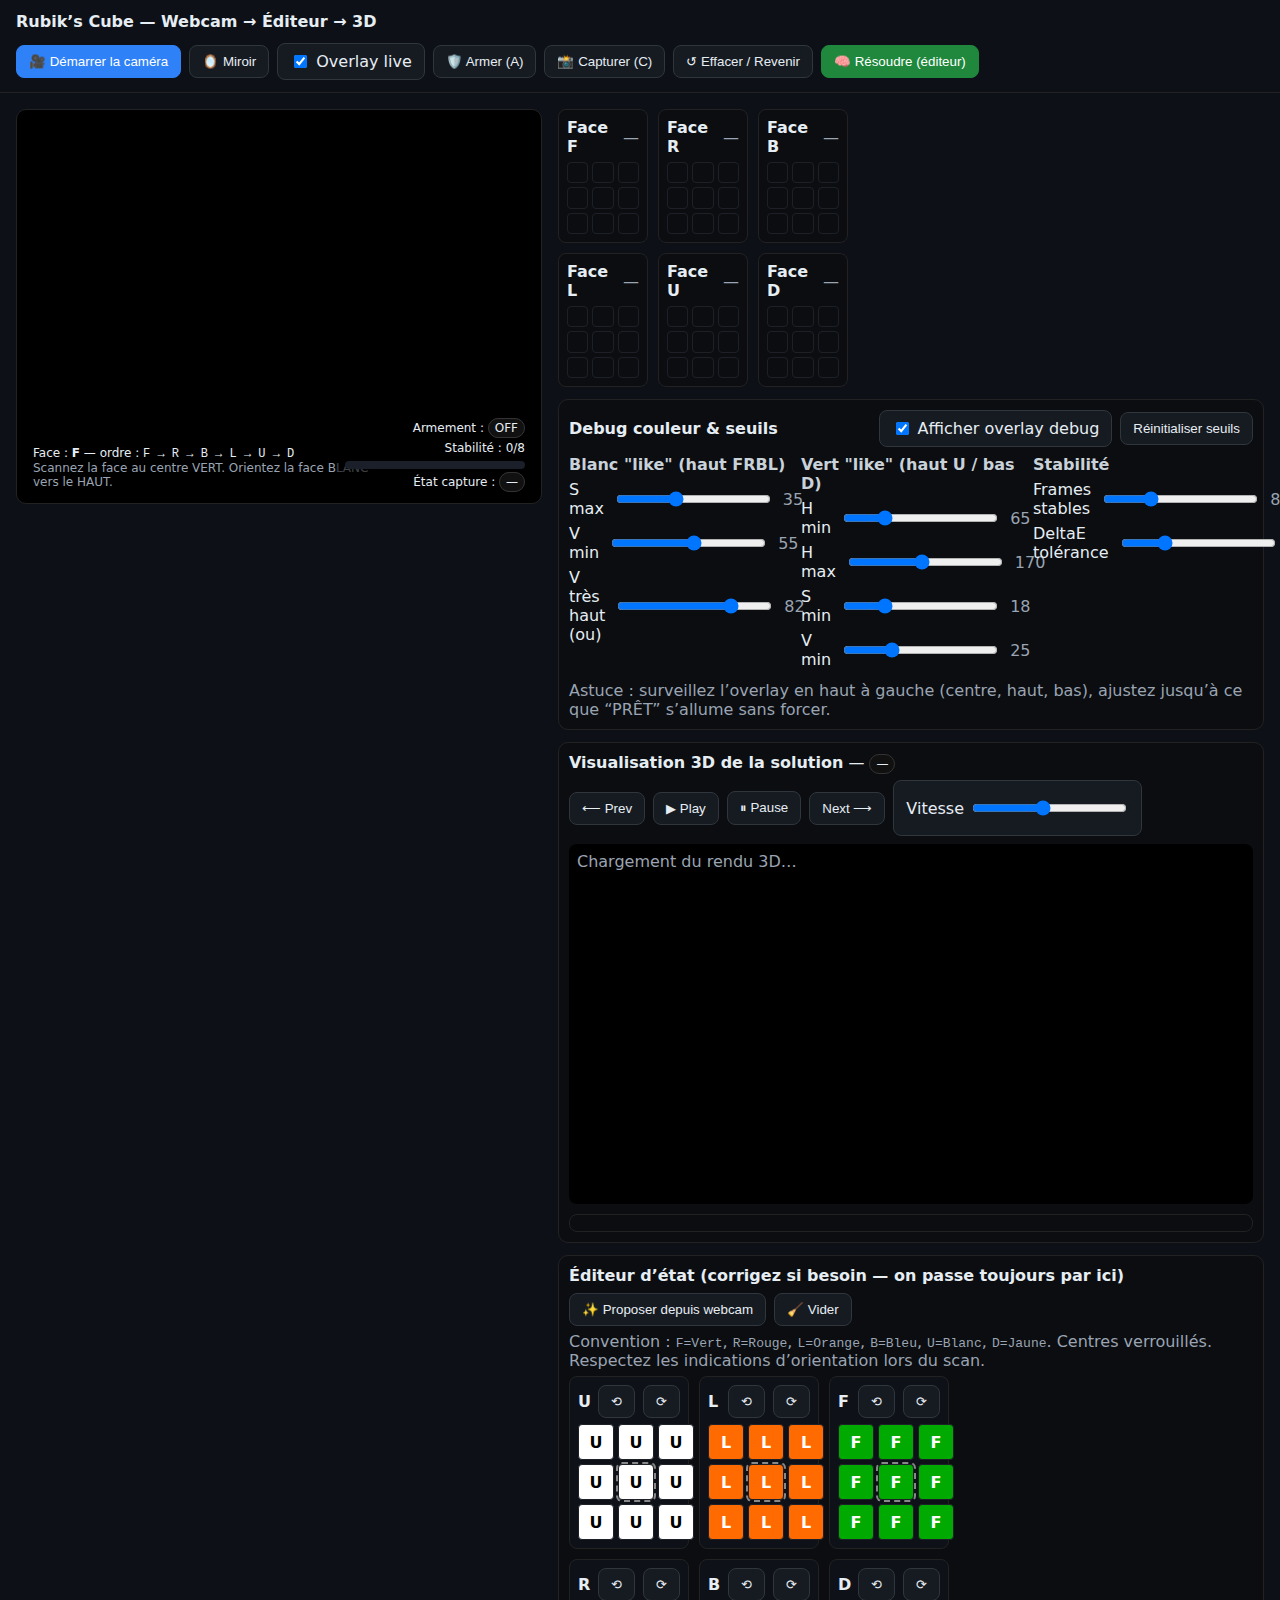
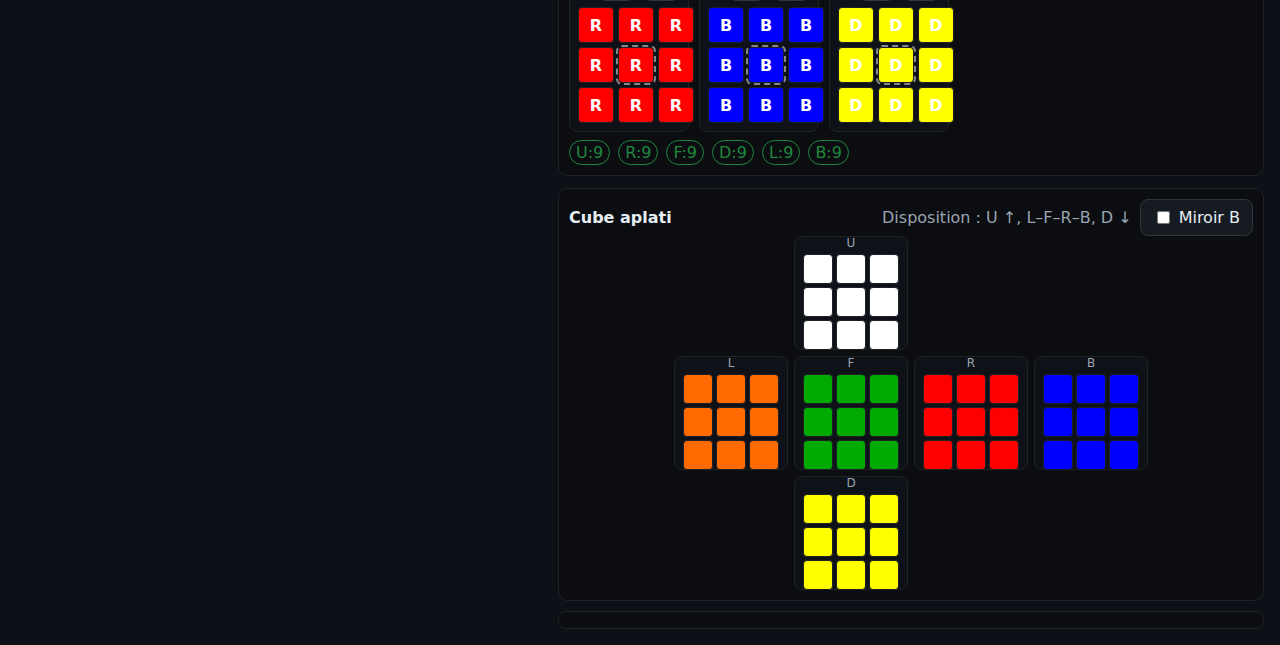
<file: projects/rubik-webcam-editor-v6/index.html>
<!doctype html>
<html lang="fr">
<head>
  <meta charset="utf-8"/>
  <meta name="viewport" content="width=device-width,initial-scale=1"/>
  <title>Rubik — Capture webcam → Éditeur → Résolution 3D</title>
  <link rel="stylesheet" href="css/styles.css">
</head>
<body>
<header>
  <strong>Rubik’s Cube — Webcam → Éditeur → 3D</strong>
  <div class="row">
    <button id="btnStart" class="primary">🎥 Démarrer la caméra</button>
    <button id="btnMirror">🪞 Miroir</button>
    <label class="pill"><input id="chkOverlay" type="checkbox" checked> Overlay live</label>
    <button id="btnArm">🛡️ Armer (A)</button>
    <button id="btnCapture">📸 Capturer (C)</button>
    <button id="btnBack">↺ Effacer / Revenir</button>
    <button id="btnSolveEdit" class="ok">🧠 Résoudre (éditeur)</button>
  </div>
</header>

<main>
  <section id="stage">
    <video id="video" autoplay playsinline muted></video>
    <canvas id="overlay"></canvas>
    <div id="hud">
      Face : <b id="curFace">F</b> — ordre : <code>F → R → B → L → U → D</code><br/>
      <span id="hint" class="muted"></span>
    </div>
    <div id="statusBar">
      <div>Armement : <span id="armed" class="badge">OFF</span></div>
      <div style="margin-top:6px">Stabilité : <span id="stabilityVal">0</span>/<span id="stabilityMax">12</span></div>
      <div class="meter" style="width:180px;margin-top:6px"><div id="stabilityMeter"></div></div>
      <div style="margin-top:6px">État capture : <span id="ready" class="badge">—</span></div>
    </div>
  </section>

  <section>
    <div class="faces" id="facesPanel"></div>

    <div id="tuner" class="card">
      <div class="row" style="align-items:center;justify-content:space-between">
        <strong>Debug couleur & seuils</strong>
        <div class="row">
          <label class="pill"><input type="checkbox" id="chkShowDebug" checked> Afficher overlay debug</label>
          <button id="btnResetCfg">Réinitialiser seuils</button>
        </div>
      </div>
      <div class="tunerGrid">
        <div class="tcol">
          <div class="tsec">Blanc "like" (haut FRBL)</div>
          <label>S max <input id="wSatMax" type="range" min="0" max="100" step="1"><span class="val" id="wSatMaxVal"></span></label>
          <label>V min <input id="wValMin" type="range" min="0" max="100" step="1"><span class="val" id="wValMinVal"></span></label>
          <label>V très haut (ou) <input id="wValHi" type="range" min="0" max="100" step="1"><span class="val" id="wValHiVal"></span></label>
        </div>
        <div class="tcol">
          <div class="tsec">Vert "like" (haut U / bas D)</div>
          <label>H min <input id="gHueMin" type="range" min="0" max="360" step="1"><span class="val" id="gHueMinVal"></span></label>
          <label>H max <input id="gHueMax" type="range" min="0" max="360" step="1"><span class="val" id="gHueMaxVal"></span></label>
          <label>S min <input id="gSatMin" type="range" min="0" max="100" step="1"><span class="val" id="gSatMinVal"></span></label>
          <label>V min <input id="gValMin" type="range" min="0" max="100" step="1"><span class="val" id="gValMinVal"></span></label>
        </div>
        <div class="tcol">
          <div class="tsec">Stabilité</div>
          <label>Frames stables <input id="stableN" type="range" min="1" max="30" step="1"><span class="val" id="stableNVal"></span></label>
          <label>DeltaE tolérance <input id="stabEps" type="range" min="1" max="20" step="0.5"><span class="val" id="stabEpsVal"></span></label>
        </div>
      </div>
      <div class="muted" style="margin-top:6px">Astuce : surveillez l’overlay en haut à gauche (centre, haut, bas), ajustez jusqu’à ce que “PRÊT” s’allume sans forcer.</div>
    </div>

    <div id="viewer" style="margin-top:12px">
      <div class="row" style="align-items:center;justify-content:space-between;margin-bottom:8px">
        <div><strong>Visualisation 3D de la solution</strong> — <span id="moveNow" class="badge">—</span></div>
        <div class="row">
          <button id="btnPrev">⟵ Prev</button>
          <button id="btnPlay">▶ Play</button>
          <button id="btnPause">⏸ Pause</button>
          <button id="btnNext">Next ⟶</button>
          <label class="pill">Vitesse <input id="speed" type="range" min="0.2" max="2.0" step="0.1" value="1"/></label>
        </div>
      </div>
      <div id="three"><div style="padding:8px;color:#9aa4b2">Chargement du rendu 3D…</div></div>
      <div id="solution" class="log" style="margin-top:10px"></div>
    </div>

    <div id="editor">
      <div class="row" style="align-items:center;justify-content:space-between">
        <strong>Éditeur d’état (corrigez si besoin — on passe toujours par ici)</strong>
        <div class="row">
          <button id="btnPropose" title="Reconstruire à partir des captures webcam">✨ Proposer depuis webcam</button>
          <button id="btnClearEdit">🧹 Vider</button>
        </div>
      </div>
      <div class="muted" style="margin:6px 0">
        Convention : <code>F=Vert</code>, <code>R=Rouge</code>, <code>L=Orange</code>, <code>B=Bleu</code>, <code>U=Blanc</code>, <code>D=Jaune</code>.
        Centres verrouillés. Respectez les indications d’orientation lors du scan.
      </div>
      <div id="editorFaces"></div>
      <div id="countBar" class="counts"></div>
    </div>

    <div id="netWrap">
      <div class="row" style="align-items:center;justify-content:space-between">
        <strong>Cube aplati</strong>
        <div class="row">
          <span class="muted">Disposition : U ↑, L–F–R–B, D ↓</span>
          <label class="pill"><input id="chkNetMirrorB" type="checkbox"> Miroir B</label>
        </div>
      </div>
      <div id="netGrid">
        <div class="netCell" style="grid-column:2;grid-row:1"><div class="netTitle">U</div><div id="net-U" class="net3"></div></div>
        <div class="netCell" style="grid-column:1;grid-row:2"><div class="netTitle">L</div><div id="net-L" class="net3"></div></div>
        <div class="netCell" style="grid-column:2;grid-row:2"><div class="netTitle">F</div><div id="net-F" class="net3"></div></div>
        <div class="netCell" style="grid-column:3;grid-row:2"><div class="netTitle">R</div><div id="net-R" class="net3"></div></div>
        <div class="netCell" style="grid-column:4;grid-row:2"><div class="netTitle">B</div><div id="net-B" class="net3"></div></div>
        <div class="netCell" style="grid-column:2;grid-row:3"><div class="netTitle">D</div><div id="net-D" class="net3"></div></div>
      </div>
    </div>

    <div id="logs" class="log" style="margin-top:10px"></div>
  </section>
</main>

<script src="js/app.js"></script>
</body>
</html>
</file>
<file: projects/rubik-webcam-editor-v6/css/styles.css>
:root { --bg:#0d1117; --fg:#e6edf3; --muted:#9aa4b2; --ok:#1f883d; --warn:#f0ad4e; --bad:#da3633; --pri:#2f81f7; }
*{box-sizing:border-box}
body{margin:0;font-family:system-ui,Segoe UI,Roboto,Arial;background:#0d1117;color:#e6edf3}
header{padding:12px 16px;border-bottom:1px solid #222;display:flex;gap:12px;align-items:center;flex-wrap:wrap}
main{display:grid;grid-template-columns:1.1fr .9fr;gap:16px;padding:16px}
#stage{position:relative;aspect-ratio:4/3;background:#000;border-radius:10px;overflow:hidden;border:1px solid #222}
#stage video, #overlay { position:absolute; inset:0; width:100%; height:100%; }
#three { position:relative; width:100%; height:360px; background:#000; border-radius:8px }
#three canvas { position:static !important; display:block; }

.row{display:flex;gap:8px;flex-wrap:wrap;align-items:center}
button,.pill,select,input[type=range]{background:#161b22;color:#e6edf3;border:1px solid #30363d;border-radius:8px;padding:8px 12px;cursor:pointer}
button.primary{background:#2f81f7;border-color:#2f81f7;color:white}
button.ok{background:#1f883d;border-color:#1f883d;color:white}
.pill{display:inline-flex;align-items:center;gap:6px}
.faces{display:grid;grid-template-columns:repeat(3,90px);gap:10px}
.face{background:#0b0d11;border:1px solid #222;border-radius:8px;padding:8px}
.grid{display:grid;grid-template-columns:repeat(3,1fr);gap:4px;margin-top:6px}
.tile{aspect-ratio:1;border-radius:4px;border:1px solid #1d2127;display:flex;align-items:center;justify-content:center;font-weight:700}
.muted{color:#9aa4b2}
.log{font-family:ui-monospace,Consolas,monospace;font-size:12px;background:#0b0d11;border:1px solid #222;border-radius:8px;padding:8px;max-height:200px;overflow:auto}
#hud{position:absolute;left:8px;bottom:8px;background:#0009;padding:6px 8px;border-radius:8px;font-size:12px;max-width:70%}
#statusBar{position:absolute;right:8px;bottom:8px;background:#0009;padding:6px 8px;border-radius:8px;font-size:12px;text-align:right}
.meter{height:8px;background:#1a1f2a;border-radius:4px;overflow:hidden}
.meter>div{height:100%;background:linear-gradient(90deg,#1f883d,#8cc665);width:0%}
.badge{padding:2px 6px;border-radius:999px;background:#111;border:1px solid #333;font-size:12px}
#viewer{background:#0b0d11;border:1px solid #222;border-radius:10px;padding:10px}

#editor{background:#0b0d11;border:1px solid #222;border-radius:10px;padding:10px;margin-top:12px}
#editorFaces{display:grid;grid-template-columns:repeat(3,120px);gap:10px}
.edFace{background:#0e1218;border:1px solid #222;border-radius:8px;padding:8px}
.edTitle{display:flex;justify-content:space-between;align-items:center}
.edGrid{display:grid;grid-template-columns:repeat(3,36px);gap:4px;margin-top:6px}
.edTile{width:36px;height:36px;border-radius:4px;border:1px solid #1d2127;display:flex;align-items:center;justify-content:center;font-weight:900;cursor:pointer}
.edTile.lock{outline:2px dashed #888;cursor:not-allowed}
.counts{display:flex;gap:8px;flex-wrap:wrap;margin-top:8px}
.count{padding:2px 6px;border-radius:999px;border:1px solid #333}

#netWrap{background:#0b0d11;border:1px solid #222;border-radius:10px;padding:10px;margin-top:12px}
#netGrid{display:grid;grid-template-columns:repeat(4, 114px);grid-auto-rows:114px;gap:6px;justify-content:center}
.netCell{background:#0e1218;border:1px solid #222;border-radius:8px;display:flex;flex-direction:column;align-items:center;justify-content:center;padding:6px}
.netTitle{font-size:12px;color:#9aa4b2;margin-bottom:4px}
.net3{display:grid;grid-template-columns:repeat(3, 30px);gap:3px}
.netTile{width:30px;height:30px;border-radius:4px;border:1px solid #1d2127}

.card{background:#0b0d11;border:1px solid #222;border-radius:10px;padding:10px;margin-top:12px}
.tunerGrid{display:grid;grid-template-columns:repeat(3, minmax(220px,1fr));gap:12px;margin-top:8px}
.tcol label{display:flex;align-items:center;justify-content:space-between;gap:10px;margin:6px 0}
.tcol input[type=range]{flex:1}
.tcol .val{width:48px;text-align:right;color:#9aa4b2}
.tsec{font-weight:600;margin-bottom:4px;color:#c9d1d9}
</file>
